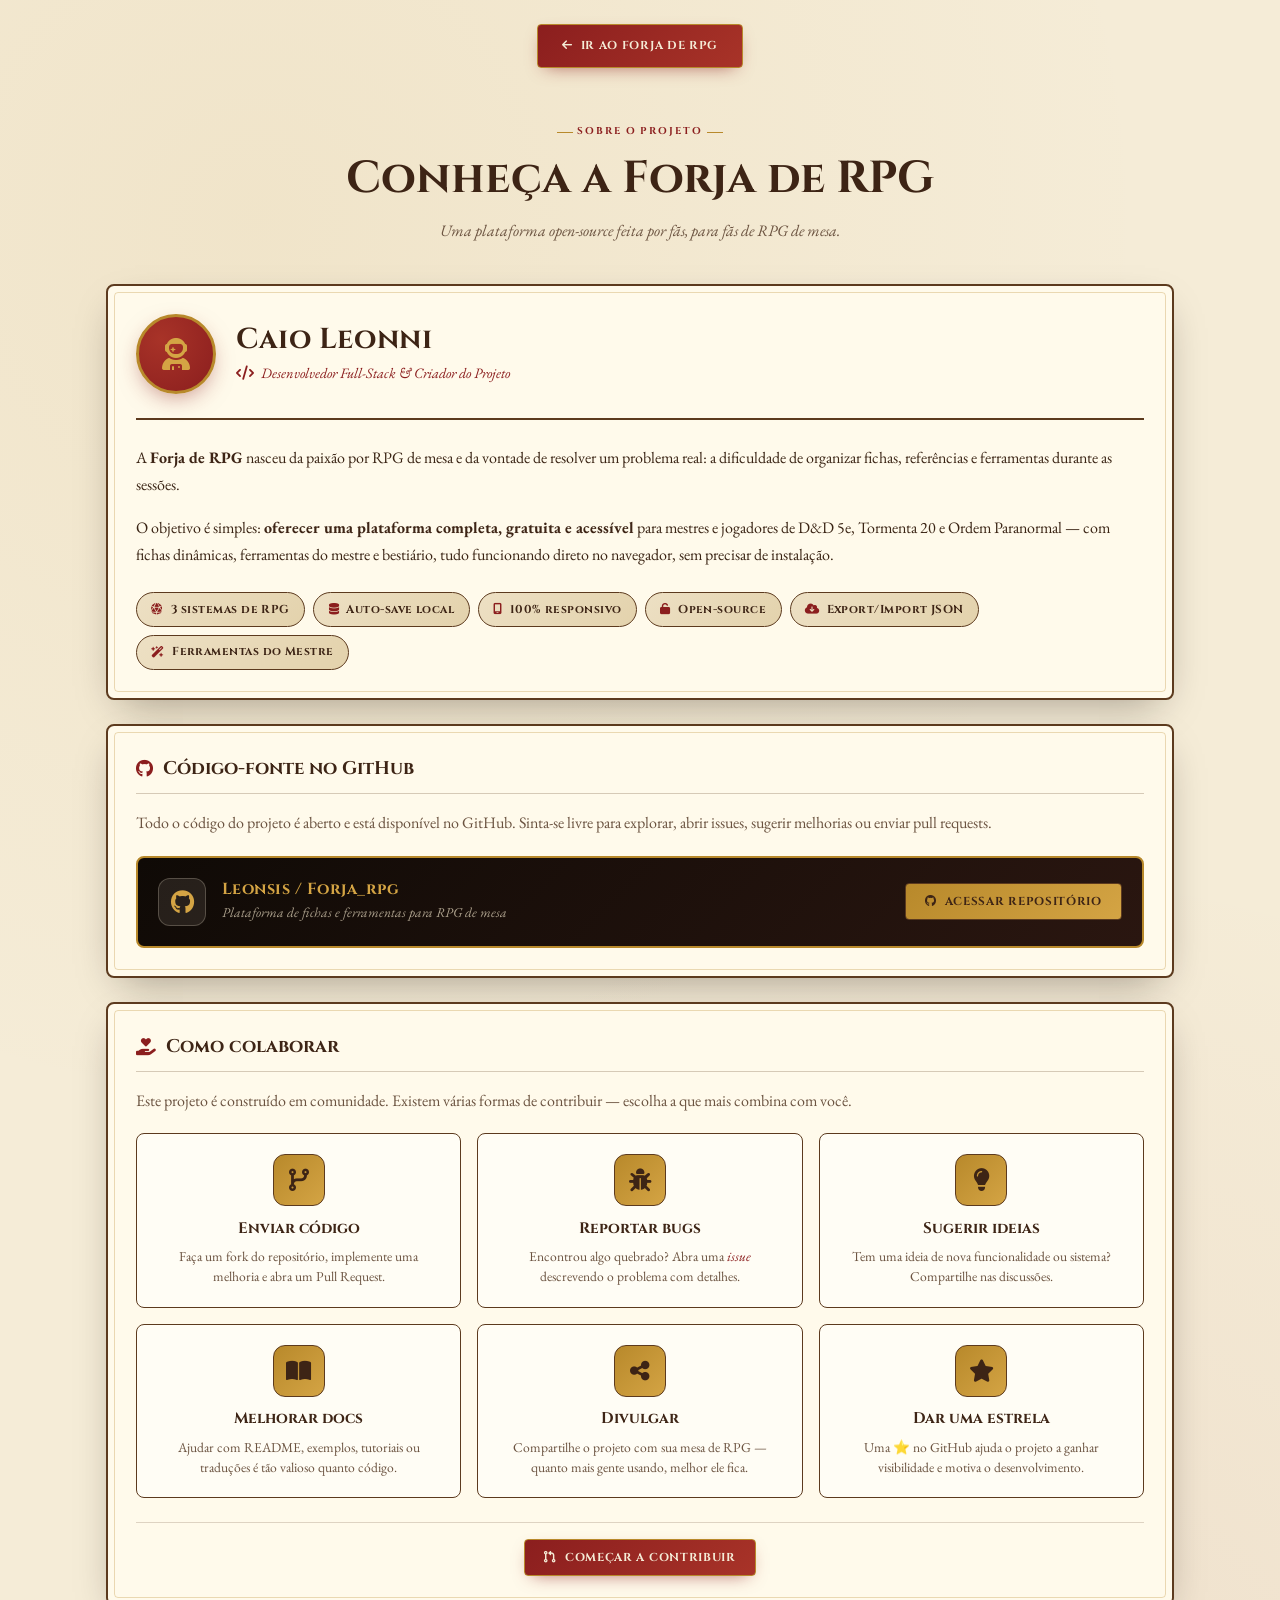
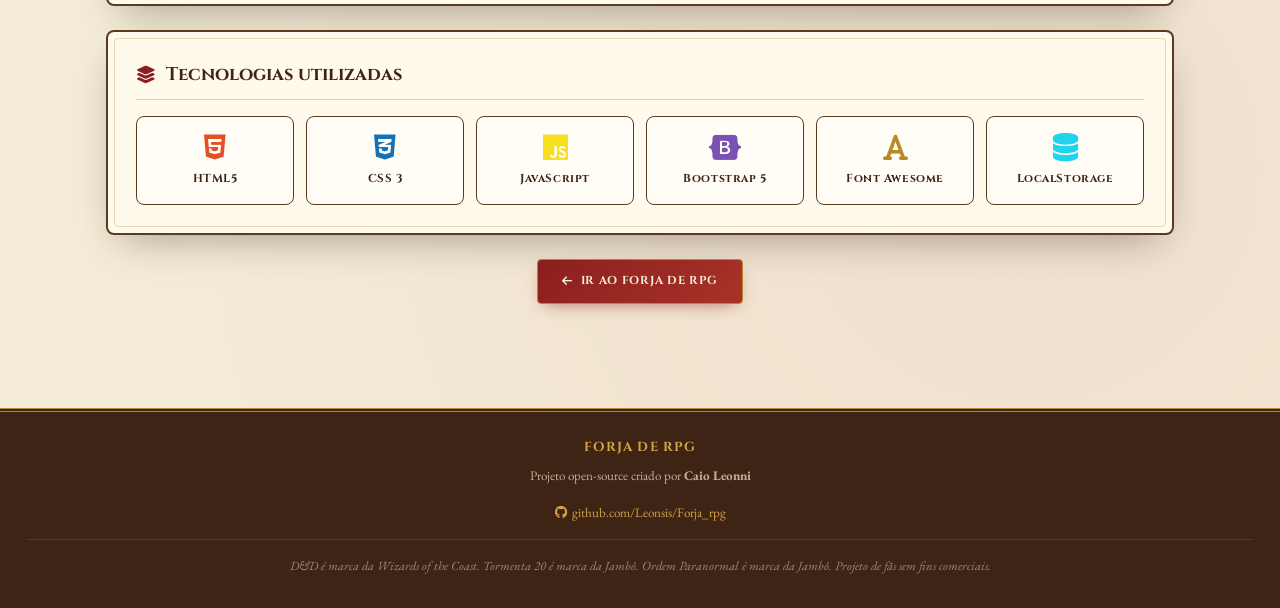
<file: index.html>
<!DOCTYPE html>
<html lang="pt-BR">
<head>
  <meta charset="UTF-8">
  <meta name="viewport" content="width=device-width, initial-scale=1">
  <title>Forja de RPG — Sobre o Projeto</title>
  <meta name="description" content="Conheça a Forja de RPG: projeto open-source criado por Caio Leonni. Fichas digitais para D&D 5e, Tormenta 20 e Ordem Paranormal.">
  <meta name="author" content="Caio Leonni">

  <!-- Fonts -->
  <link rel="preconnect" href="https://fonts.googleapis.com">
  <link rel="preconnect" href="https://fonts.gstatic.com" crossorigin>
  <link href="https://fonts.googleapis.com/css2?family=Cinzel:wght@500;600;700;800&family=EB+Garamond:ital,wght@0,400;0,500;0,600;1,400&family=Inter:wght@400;500;600;700&display=swap" rel="stylesheet">
  <link rel="icon" type="image/svg+xml" href="data:image/svg+xml,%3Csvg xmlns='http://www.w3.org/2000/svg' viewBox='0 0 640 640'%3E%3Cpath fill='hsl(40,62%25,45%25)' d='M205.4 66.3C167 56 127.5 78.8 117.3 117.2L66.5 306.7C56.2 345.1 79 384.6 117.4 394.9L306.9 445.7C345.3 456 384.8 433.2 395.1 394.8L445.9 205.3C456.2 166.9 433.4 127.4 395 117.1L205.4 66.3zM228.4 272C222.3 262.1 222.1 249.6 227.8 239.5C233.5 229.4 244.3 223.2 256 223.3C267.6 223.4 278.2 229.8 283.8 240C289.9 249.9 290.1 262.4 284.4 272.5C278.7 282.6 267.9 288.8 256.2 288.7C244.6 288.6 234 282.2 228.4 272zM143.2 284.3C153.1 278.2 165.6 278 175.7 283.7C185.8 289.4 192 300.2 191.9 311.9C191.8 323.5 185.4 334.1 175.2 339.7C165.3 345.8 152.8 346 142.7 340.3C132.6 334.6 126.4 323.8 126.5 312.1C126.6 300.5 133 289.9 143.2 284.3zM328.2 380.7C318.3 386.8 305.8 387 295.7 381.3C285.6 375.6 279.4 364.8 279.5 353.1C279.6 341.5 286 330.9 296.2 325.3C306.1 319.2 318.6 319 328.7 324.7C338.8 330.4 345 341.2 344.9 352.9C344.8 364.5 338.4 375.1 328.2 380.7zM337.2 172.3C347.1 166.2 359.6 166 369.7 171.7C379.8 177.4 386 188.2 385.9 199.9C385.8 211.5 379.4 222.1 369.2 227.7C359.3 233.8 346.8 234 336.7 228.3C326.6 222.6 320.4 211.8 320.5 200.1C320.6 188.5 327 177.9 337.2 172.3zM216.2 186.7C206.3 192.8 193.8 193 183.7 187.3C173.6 181.6 167.4 170.8 167.5 159.1C167.6 147.5 174 136.9 184.2 131.3C194.1 125.2 206.6 125 216.7 130.7C226.8 136.4 233 147.2 232.9 158.9C232.8 170.5 226.4 181.1 216.2 186.7zM482 256L441.4 407.2C424.2 471.2 358.4 509.2 294.4 492.1L256.1 481.8L256.1 512C256.1 547.3 284.8 576 320.1 576L512.1 576C547.4 576 576.1 547.3 576.1 512L576.1 320C576.1 284.7 547.4 256 512.1 256L482 256z'/%3E%3C/svg%3E">
  <!-- Bootstrap + Icons -->
  <link href="https://cdn.jsdelivr.net/npm/bootstrap@5.3.0/dist/css/bootstrap.min.css" rel="stylesheet">
  <link rel="stylesheet" href="https://cdnjs.cloudflare.com/ajax/libs/font-awesome/6.5.0/css/all.min.css">

  <!-- CSS principal do projeto -->
  <link rel="stylesheet" href="src/main.css">
</head>
<body>
    <div class="text-center mt-4 mb-5 reveal">
        <a href="home.html" class="back-to-system">
            <i class="fas fa-arrow-left"></i>Ir ao Forja de RPG
        </a>
    </div>
  <!-- ============================================================
       CABEÇALHO
  ============================================================ -->
  <div class="home-header">
    <span class="section-label">Sobre o Projeto</span>
    <h1>Conheça a Forja de RPG</h1>
    <p>Uma plataforma open-source feita por fãs, para fãs de RPG de mesa.</p>
  </div>

  <!-- ============================================================
       CONTEÚDO PRINCIPAL
  ============================================================ -->
  <section>
    <div class="container" style="max-width: 1100px;">

      <!-- ============================================================
           CARD DO DESENVOLVEDOR
      ============================================================ -->
      <div class="about-card reveal">
        <div class="about-header">
          <div class="about-avatar">
            <i class="fas fa-user-astronaut"></i>
          </div>
          <div>
            <h2 class="about-name">Caio Leonni</h2>
            <p class="about-role">
              <i class="fas fa-code me-1"></i> Desenvolvedor Full-Stack & Criador do Projeto
            </p>
          </div>
        </div>

        <div class="about-body">
          <p>
            A <strong>Forja de RPG</strong> nasceu da paixão por RPG de mesa e da vontade de resolver um problema real:
            a dificuldade de organizar fichas, referências e ferramentas durante as sessões.
          </p>
          <p>
            O objetivo é simples: <strong>oferecer uma plataforma completa, gratuita e acessível</strong> para
            mestres e jogadores de D&D 5e, Tormenta 20 e Ordem Paranormal — com fichas dinâmicas, ferramentas
            do mestre e bestiário, tudo funcionando direto no navegador, sem precisar de instalação.
          </p>

          <div class="about-features">
            <div class="feature-pill"><i class="fas fa-dice-d20"></i>3 sistemas de RPG</div>
            <div class="feature-pill"><i class="fas fa-database"></i>Auto-save local</div>
            <div class="feature-pill"><i class="fas fa-mobile-screen"></i>100% responsivo</div>
            <div class="feature-pill"><i class="fas fa-unlock"></i>Open-source</div>
            <div class="feature-pill"><i class="fas fa-cloud-arrow-down"></i>Export/Import JSON</div>
            <div class="feature-pill"><i class="fas fa-wand-magic-sparkles"></i>Ferramentas do Mestre</div>
          </div>
        </div>
      </div>

      <!-- ============================================================
           CARD DO GITHUB
      ============================================================ -->
      <div class="about-card reveal">
        <div class="about-card-title">
          <i class="fab fa-github"></i>
          Código-fonte no GitHub
        </div>
        <p style="color:var(--texto-suave); margin-bottom: 1.25rem; position: relative; z-index: 2;">
          Todo o código do projeto é aberto e está disponível no GitHub. Sinta-se livre para explorar,
          abrir issues, sugerir melhorias ou enviar pull requests.
        </p>

        <div class="github-repo-box">
          <div class="github-repo-info">
            <div class="github-icon"><i class="fab fa-github"></i></div>
            <div>
              <h4>Leonsis / Forja_rpg</h4>
              <p>Plataforma de fichas e ferramentas para RPG de mesa</p>
            </div>
          </div>
          <a href="https://github.com/Leonsis/Forja_rpg" target="_blank" rel="noopener" class="btn btn-dourado">
            <i class="fab fa-github me-2"></i>Acessar Repositório
          </a>
        </div>
      </div>

      <!-- ============================================================
           CARD DE COLABORAÇÃO
      ============================================================ -->
      <div class="about-card reveal">
        <div class="about-card-title">
          <i class="fas fa-hand-holding-heart"></i>
          Como colaborar
        </div>
        <p style="color:var(--texto-suave); margin-bottom: 1.25rem; position: relative; z-index: 2;">
          Este projeto é construído em comunidade. Existem várias formas de contribuir — escolha a que
          mais combina com você.
        </p>

        <div class="contrib-grid">
          <div class="contrib-item">
            <div class="contrib-icon"><i class="fas fa-code-branch"></i></div>
            <h5>Enviar código</h5>
            <p>Faça um fork do repositório, implemente uma melhoria e abra um Pull Request.</p>
          </div>

          <div class="contrib-item">
            <div class="contrib-icon"><i class="fas fa-bug"></i></div>
            <h5>Reportar bugs</h5>
            <p>Encontrou algo quebrado? Abra uma <em>issue</em> descrevendo o problema com detalhes.</p>
          </div>

          <div class="contrib-item">
            <div class="contrib-icon"><i class="fas fa-lightbulb"></i></div>
            <h5>Sugerir ideias</h5>
            <p>Tem uma ideia de nova funcionalidade ou sistema? Compartilhe nas discussões.</p>
          </div>

          <div class="contrib-item">
            <div class="contrib-icon"><i class="fas fa-book-open"></i></div>
            <h5>Melhorar docs</h5>
            <p>Ajudar com README, exemplos, tutoriais ou traduções é tão valioso quanto código.</p>
          </div>

          <div class="contrib-item">
            <div class="contrib-icon"><i class="fas fa-share-nodes"></i></div>
            <h5>Divulgar</h5>
            <p>Compartilhe o projeto com sua mesa de RPG — quanto mais gente usando, melhor ele fica.</p>
          </div>

          <div class="contrib-item">
            <div class="contrib-icon"><i class="fas fa-star"></i></div>
            <h5>Dar uma estrela</h5>
            <p>Uma ⭐ no GitHub ajuda o projeto a ganhar visibilidade e motiva o desenvolvimento.</p>
          </div>
        </div>

        <div class="contrib-cta">
          <a href="https://github.com/Leonsis/Forja_rpg" target="_blank" rel="noopener" class="btn btn-vermelho">
            <i class="fas fa-code-pull-request me-2"></i>Começar a contribuir
          </a>
        </div>
      </div>

      <!-- ============================================================
           CARD DE TECNOLOGIAS
      ============================================================ -->
      <div class="about-card reveal">
        <div class="about-card-title">
          <i class="fas fa-layer-group"></i>
          Tecnologias utilizadas
        </div>
        <div class="tech-grid">
          <div class="tech-item"><i class="fab fa-html5" style="color:#e34f26"></i><span>HTML5</span></div>
          <div class="tech-item"><i class="fab fa-css3-alt" style="color:#1572b6"></i><span>CSS 3</span></div>
          <div class="tech-item"><i class="fab fa-js" style="color:#f7df1e"></i><span>JavaScript</span></div>
          <div class="tech-item"><i class="fab fa-bootstrap" style="color:#7952b3"></i><span>Bootstrap 5</span></div>
          <div class="tech-item"><i class="fas fa-font" style="color:#b8892b"></i><span>Font Awesome</span></div>
          <div class="tech-item"><i class="fas fa-database" style="color:#22d3ee"></i><span>LocalStorage</span></div>
        </div>
      </div>

      <div class="text-center mt-4 mb-5 reveal">
        <a href="home.html" class="back-to-system">
          <i class="fas fa-arrow-left"></i>Ir ao Forja de RPG
        </a>
      </div>

    </div>
  </section>

  <!-- ============================================================
       FOOTER
  ============================================================ -->
  <footer>
    <div class="container text-center">
      <h5>Forja de RPG</h5>
      <p>Projeto open-source criado por <strong>Caio Leonni</strong></p>
      <p>
        <a href="https://github.com/Leonsis/Forja_rpg" target="_blank" rel="noopener" style="color:var(--dourado-2);">
          <i class="fab fa-github me-1"></i>github.com/Leonsis/Forja_rpg
        </a>
      </p>
      <p style="margin-top:1rem; padding-top:1rem; border-top:1px solid rgba(184,137,43,0.25); font-size:0.78rem; font-style:italic; color:rgba(237,224,196,0.55);">
        D&D é marca da Wizards of the Coast. Tormenta 20 é marca da Jambô. Ordem Paranormal é marca da Jambô. Projeto de fãs sem fins comerciais.
      </p>
    </div>
  </footer>

  <!-- ============================================================
       SCRIPTS
  ============================================================ -->
  <script src="https://cdn.jsdelivr.net/npm/bootstrap@5.3.0/dist/js/bootstrap.bundle.min.js"></script>

  <script>
    /* Animação reveal — fade + slide-up conforme o scroll */
    document.addEventListener('DOMContentLoaded', () => {
      const elements = document.querySelectorAll('.reveal');
      if (!elements.length) return;

      if (!('IntersectionObserver' in window)) {
        elements.forEach(el => el.classList.add('visible'));
        return;
      }

      const io = new IntersectionObserver((entries) => {
        entries.forEach(entry => {
          if (entry.isIntersecting) {
            entry.target.classList.add('visible');
            io.unobserve(entry.target);
          }
        });
      }, { threshold: 0.1 });

      elements.forEach(el => io.observe(el));
    });
  </script>

</body>
</html>
</file>
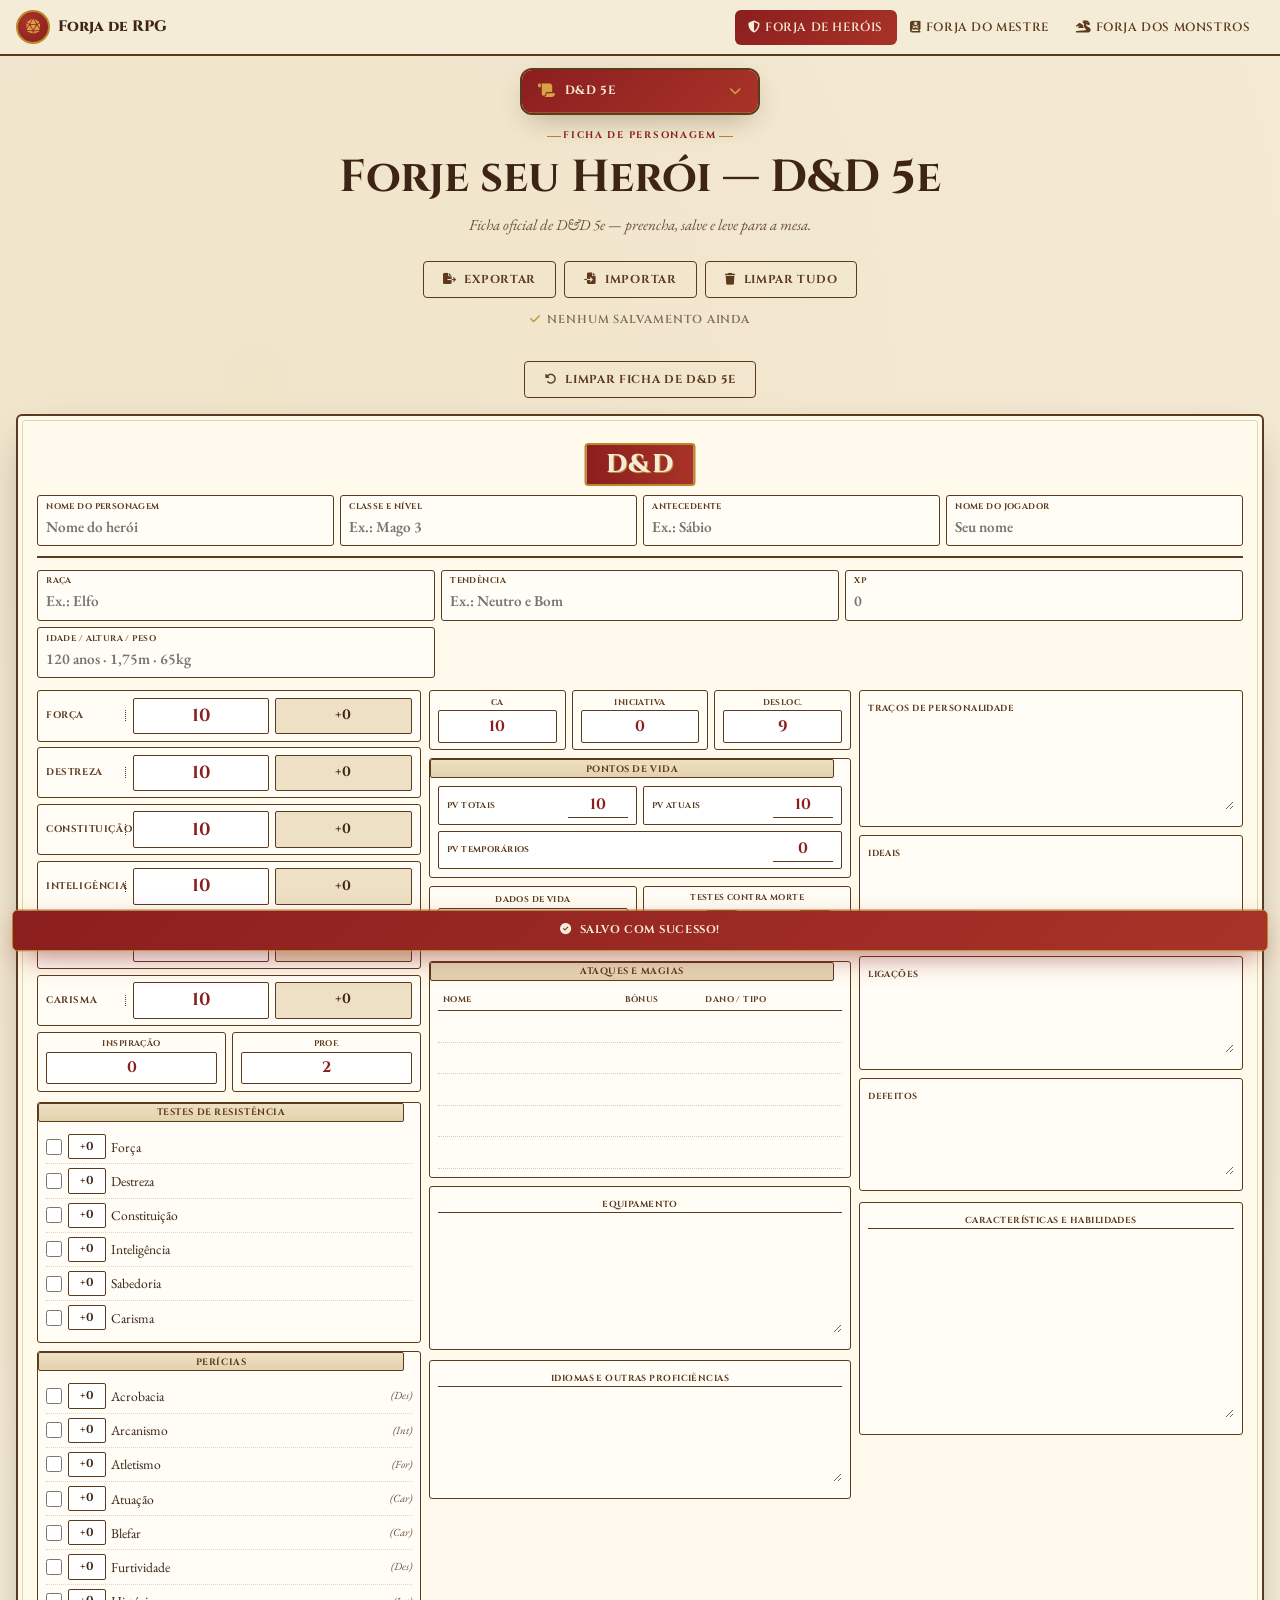
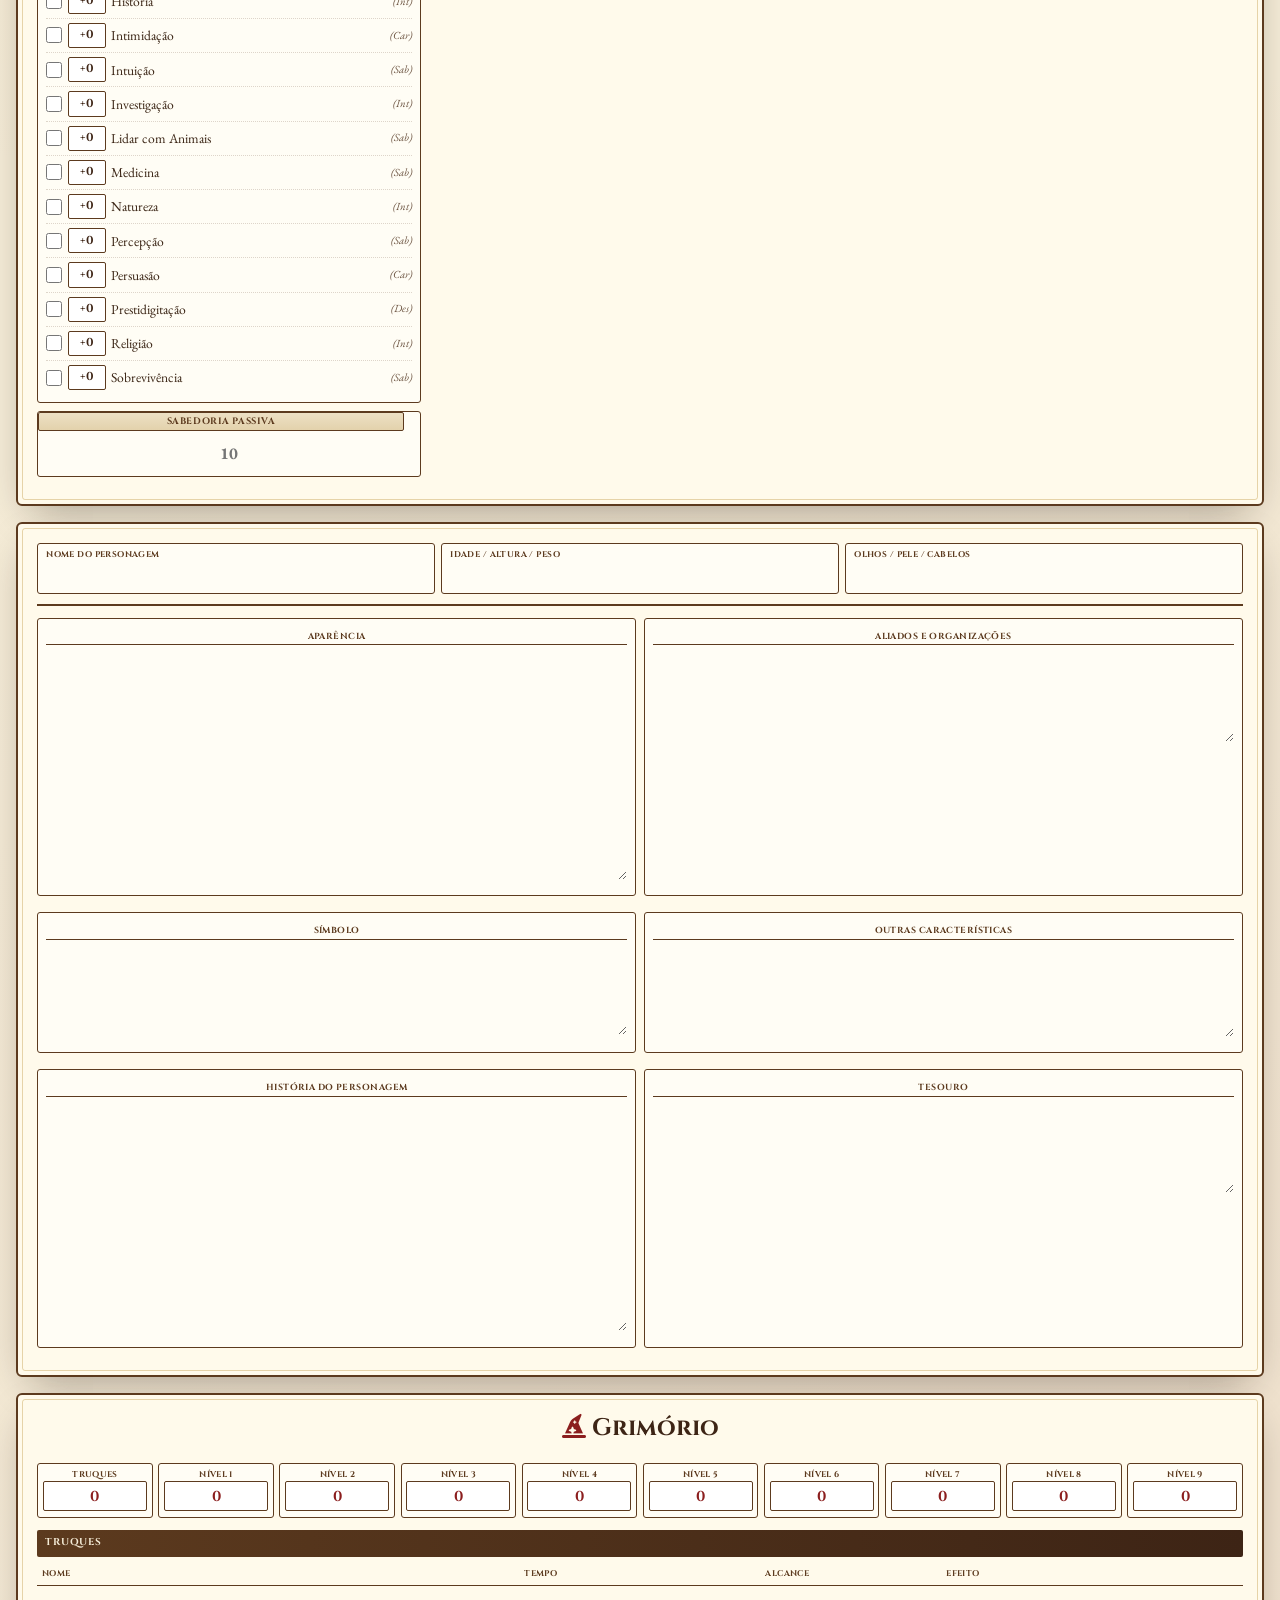
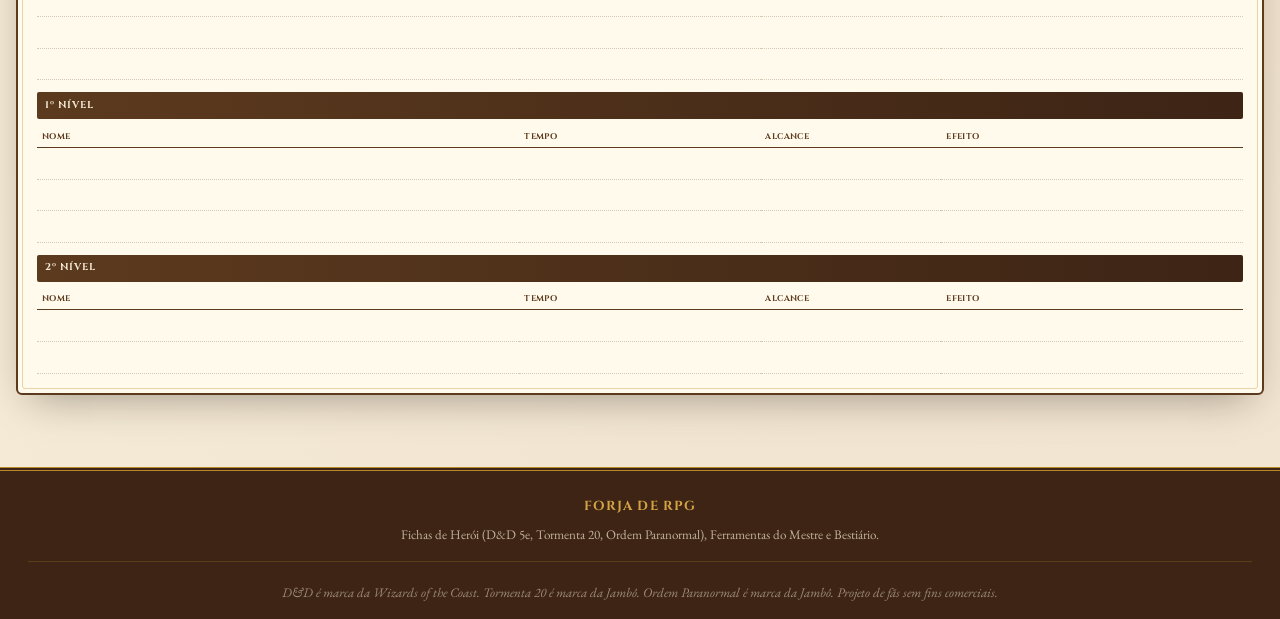
<file: home.html>
<!DOCTYPE html>
<html lang="pt-BR">
<head>
  <meta charset="UTF-8">
  <meta name="viewport" content="width=device-width, initial-scale=1">
  <title>Forja de RPG — Heróis, Mestre e Monstros</title>
  <meta name="description" content="Plataforma completa de RPG: D&D 5e, Tormenta 20, Ordem Paranormal, ferramentas do mestre e bestiário.">
  <link rel="icon" type="image/svg+xml" href="data:image/svg+xml,%3Csvg xmlns='http://www.w3.org/2000/svg' viewBox='0 0 640 640'%3E%3Cpath fill='hsl(40,62%25,45%25)' d='M205.4 66.3C167 56 127.5 78.8 117.3 117.2L66.5 306.7C56.2 345.1 79 384.6 117.4 394.9L306.9 445.7C345.3 456 384.8 433.2 395.1 394.8L445.9 205.3C456.2 166.9 433.4 127.4 395 117.1L205.4 66.3zM228.4 272C222.3 262.1 222.1 249.6 227.8 239.5C233.5 229.4 244.3 223.2 256 223.3C267.6 223.4 278.2 229.8 283.8 240C289.9 249.9 290.1 262.4 284.4 272.5C278.7 282.6 267.9 288.8 256.2 288.7C244.6 288.6 234 282.2 228.4 272zM143.2 284.3C153.1 278.2 165.6 278 175.7 283.7C185.8 289.4 192 300.2 191.9 311.9C191.8 323.5 185.4 334.1 175.2 339.7C165.3 345.8 152.8 346 142.7 340.3C132.6 334.6 126.4 323.8 126.5 312.1C126.6 300.5 133 289.9 143.2 284.3zM328.2 380.7C318.3 386.8 305.8 387 295.7 381.3C285.6 375.6 279.4 364.8 279.5 353.1C279.6 341.5 286 330.9 296.2 325.3C306.1 319.2 318.6 319 328.7 324.7C338.8 330.4 345 341.2 344.9 352.9C344.8 364.5 338.4 375.1 328.2 380.7zM337.2 172.3C347.1 166.2 359.6 166 369.7 171.7C379.8 177.4 386 188.2 385.9 199.9C385.8 211.5 379.4 222.1 369.2 227.7C359.3 233.8 346.8 234 336.7 228.3C326.6 222.6 320.4 211.8 320.5 200.1C320.6 188.5 327 177.9 337.2 172.3zM216.2 186.7C206.3 192.8 193.8 193 183.7 187.3C173.6 181.6 167.4 170.8 167.5 159.1C167.6 147.5 174 136.9 184.2 131.3C194.1 125.2 206.6 125 216.7 130.7C226.8 136.4 233 147.2 232.9 158.9C232.8 170.5 226.4 181.1 216.2 186.7zM482 256L441.4 407.2C424.2 471.2 358.4 509.2 294.4 492.1L256.1 481.8L256.1 512C256.1 547.3 284.8 576 320.1 576L512.1 576C547.4 576 576.1 547.3 576.1 512L576.1 320C576.1 284.7 547.4 256 512.1 256L482 256z'/%3E%3C/svg%3E">
  <!-- Fonts -->
  <link rel="preconnect" href="https://fonts.googleapis.com">
  <link rel="preconnect" href="https://fonts.gstatic.com" crossorigin>
  <link href="https://fonts.googleapis.com/css2?family=Cinzel:wght@500;600;700;800&family=EB+Garamond:ital,wght@0,400;0,500;0,600;1,400&family=Inter:wght@400;500;600;700&display=swap" rel="stylesheet">

  <!-- Bootstrap + Icons -->
  <link href="https://cdn.jsdelivr.net/npm/bootstrap@5.3.0/dist/css/bootstrap.min.css" rel="stylesheet">
  <link rel="stylesheet" href="https://cdnjs.cloudflare.com/ajax/libs/font-awesome/6.5.0/css/all.min.css">

  <!-- CSS -->
  <link rel="stylesheet" href="src/main.css">
  <script src="src/main.js" defer></script>
</head>
<body>
  <nav class="navbar navbar-expand-lg fixed-top" id="mainNav">
 
  </nav>

  <!-- ============================================================
       ÁREA 1 — FORJA DE HERÓIS
  ============================================================ -->
  <div id="area-herois" class="area-panel active">
    <!-- Cabeçalho da página -->
    <div class="page-header" id="ficha">
      <span class="section-label">Ficha de Personagem</span>
      <h1 id="pageTitle">Forje seu Herói</h1>
      <p id="pageSubtitle" style="color:var(--texto-suave); font-style:italic; max-width:620px; margin:0.5rem auto 0; font-size:0.95rem;">
        Preencha, salve e leve para a mesa. Auto-save ativado.
      </p>
      <div class="d-flex flex-wrap gap-2 justify-content-center mt-4">
        <button class="btn btn-outline-marrom" onclick="exportSheet()"><i class="fas fa-file-export me-2"></i>Exportar</button>
        <button class="btn btn-outline-marrom" onclick="document.getElementById('importFile').click()"><i class="fas fa-file-import me-2"></i>Importar</button>
        <input type="file" id="importFile" accept=".json" style="display:none" onchange="importSheet(this)">
        <button class="btn btn-outline-marrom" onclick="clearAllSystems()"><i class="fas fa-trash me-2"></i>Limpar Tudo</button>
      </div>
      <p id="saveIndicator" class="save-indicator">Nenhum salvamento ainda</p>
    </div>

    <!-- Seletor de sistema (acordeão) -->
    <div class="system-selector" id="systemSelector" role="tablist" aria-label="Escolher sistema de RPG">
      <button type="button" class="system-toggle" onclick="toggleSystemMenu(event)" aria-expanded="false" aria-controls="systemOptions">
        <i class="fas fa-scroll"></i>
        <span id="currentSystemLabel">D&D 5e</span>
        <i class="fas fa-chevron-down system-chevron"></i>
      </button>
      <div class="system-options" id="systemOptions">
        <button type="button" class="active" data-system="dnd5e" role="tab" aria-selected="true">
          <i class="fas fa-dice-d20"></i>D&D 5e
        </button>
        <button type="button" data-system="t20" role="tab" aria-selected="false">
          <i class="fas fa-dragon"></i>Tormenta 20
        </button>
        <button type="button" data-system="oprpg" role="tab" aria-selected="false">
          <i class="fas fa-eye"></i>Ordem Paranormal
        </button>
      </div>
    </div>

    <div id="fichas">

    </div>    
  </div><!-- /area-herois -->

  <!-- ============================================================
       ÁREA 2 — FORJA DO MESTRE
  ============================================================ -->
  <div id="area-mestre" class="area-panel">
    <div class="page-header">
      <span class="section-label">Ferramentas do Mestre</span>
      <h1>Forja do Mestre</h1>
      <p style="color:var(--texto-suave); font-style:italic; max-width:640px; margin:0.5rem auto 0; font-size:0.95rem;">
        Rolagem de dados, rastreador de iniciativa, gerador de NPCs e tabelas de referência.
      </p>
    </div>

    <section style="padding-top: 1rem;">
      <div class="container">
        <div class="mestre-tabs">
          <button class="active" data-tab="dados"><i class="fas fa-dice"></i>Rolagem de Dados</button>
          <button data-tab="iniciativa"><i class="fas fa-swords"></i>Iniciativa</button>
          <button data-tab="npc"><i class="fas fa-user-shield"></i>Gerador de NPC</button>
          <button data-tab="tabelas"><i class="fas fa-scroll"></i>Tabelas Rápidas</button>
        </div>

        <!-- Aba: Dados -->
        <div class="mestre-panel active" data-panel="dados">
          <div class="row g-4">
            <div class="col-lg-7">
              <div class="gm-card">
                <div class="gm-card-title"><i class="fas fa-dice-d20"></i>Escolha o dado</div>
                <div class="dice-grid">
                  <button class="die-btn" onclick="rollDice(4)"><i class="fas fa-dice-d20"></i>d4</button>
                  <button class="die-btn" onclick="rollDice(6)"><i class="fas fa-dice-d20"></i>d6</button>
                  <button class="die-btn" onclick="rollDice(8)"><i class="fas fa-dice-d20"></i>d8</button>
                  <button class="die-btn" onclick="rollDice(10)"><i class="fas fa-dice-d20"></i>d10</button>
                  <button class="die-btn" onclick="rollDice(12)"><i class="fas fa-dice-d20"></i>d12</button>
                  <button class="die-btn" onclick="rollDice(20)"><i class="fas fa-dice-d20"></i>d20</button>
                  <button class="die-btn" onclick="rollDice(100)"><i class="fas fa-percent"></i>d100</button>
                </div>
                <div style="display:grid; grid-template-columns:1fr 1fr 1fr; gap:0.5rem; margin-top:0.75rem;">
                  <div class="monster-field"><label>Qtd</label><input type="number" id="diceQty" value="1" min="1" max="20"></div>
                  <div class="monster-field"><label>Mod</label><input type="number" id="diceMod" value="0" min="-20" max="20"></div>
                  <div class="monster-field"><label>Dado</label><input type="number" id="diceSide" value="20" min="2" max="100"></div>
                </div>
                <div class="d-flex gap-2 mt-3 flex-wrap">
                  <button class="btn btn-vermelho flex-fill" onclick="rollCustom()"><i class="fas fa-dice me-2"></i>Rolar</button>
                  <button class="btn btn-outline-marrom flex-fill" onclick="clearDiceHistory()"><i class="fas fa-trash me-2"></i>Limpar</button>
                </div>
              </div>
            </div>
            <div class="col-lg-5">
              <div class="gm-card">
                <div class="gm-card-title"><i class="fas fa-scroll"></i>Resultado</div>
                <div class="dice-result">
                  <span class="result-value" id="diceResultValue">—</span>
                  <span class="result-label" id="diceResultLabel">Aguardando rolagem</span>
                </div>
                <ul class="dice-history" id="diceHistory">
                  <li style="justify-content:center; opacity:0.6;"><em>Nenhuma rolagem ainda</em></li>
                </ul>
              </div>
            </div>
          </div>
        </div>

        <!-- Aba: Iniciativa -->
        <div class="mestre-panel" data-panel="iniciativa">
          <div class="gm-card">
            <div class="gm-card-title"><i class="fas fa-swords"></i>Rastreador de Iniciativa</div>
            <div class="row g-2 mb-3">
              <div class="col-md-7"><div class="monster-field"><label>Nome</label><input type="text" id="initName" placeholder="Ex.: Goblin Arqueiro"></div></div>
              <div class="col-md-3"><div class="monster-field"><label>Iniciativa</label><input type="number" id="initValue" placeholder="Auto"></div></div>
              <div class="col-md-2 d-flex align-items-end"><button class="btn btn-vermelho w-100" onclick="addInitiative()"><i class="fas fa-plus me-1"></i>Adicionar</button></div>
            </div>
            <div class="d-flex gap-2 flex-wrap mb-3">
              <button class="btn btn-dourado" onclick="rollInitiativeAll()"><i class="fas fa-dice-d20 me-2"></i>Rolar d20</button>
              <button class="btn btn-outline-marrom" onclick="nextTurn()"><i class="fas fa-forward me-2"></i>Próximo</button>
              <button class="btn btn-outline-marrom" onclick="clearInitiative()"><i class="fas fa-trash me-2"></i>Limpar</button>
            </div>
            <ul class="init-list" id="initiativeList">
              <li style="text-align:center; padding:1rem; color:var(--texto-suave); font-style:italic;">Nenhum combatente ainda</li>
            </ul>
          </div>
        </div>

        <!-- Aba: NPC -->
        <div class="mestre-panel" data-panel="npc">
          <div class="gm-card">
            <div class="gm-card-title"><i class="fas fa-user-shield"></i>Gerador Rápido de NPC</div>
            <div class="row g-2 mb-3">
              <div class="col-md-3">
                <div class="monster-field"><label>Raça</label>
                  <select id="npcRaca">
                    <option>Aleatório</option><option>Humano</option><option>Elfo</option><option>Anão</option>
                    <option>Halfling</option><option>Meio-Elfo</option><option>Meio-Orc</option>
                    <option>Tiefling</option><option>Draconato</option><option>Gnomo</option>
                  </select>
                </div>
              </div>
              <div class="col-md-3">
                <div class="monster-field"><label>Ocupação</label>
                  <select id="npcOcupacao">
                    <option>Aleatório</option><option>Tavernheiro</option><option>Ferreiro</option><option>Mercador</option>
                    <option>Guarda</option><option>Nobre</option><option>Camponês</option><option>Sacerdote</option>
                    <option>Ladrão</option><option>Mago</option><option>Bardo</option>
                  </select>
                </div>
              </div>
              <div class="col-md-3">
                <div class="monster-field"><label>Tom</label>
                  <select id="npcTom">
                    <option>Aleatório</option><option>Amigável</option><option>Neutro</option>
                    <option>Desconfiado</option><option>Hostil</option><option>Excêntrico</option>
                  </select>
                </div>
              </div>
              <div class="col-md-3 d-flex align-items-end">
                <button class="btn btn-vermelho w-100" onclick="generateNPC()">
                  <i class="fas fa-wand-magic-sparkles me-1"></i>Gerar
                </button>
              </div>
            </div>
            <div id="npcResult" style="display:none;">
              <div style="background:#fffdf5; border:1.5px solid var(--marrom); border-radius:4px; padding:1.25rem;">
                <h3 style="margin-bottom:0.5rem; color:var(--vermelho);" id="npcNome">—</h3>
                <p style="margin-bottom:0.5rem; font-size:0.9rem;"><strong style="color:var(--marrom);">Raça:</strong> <span id="npcRacaResult">—</span></p>
                <p style="margin-bottom:0.5rem; font-size:0.9rem;"><strong style="color:var(--marrom);">Ocupação:</strong> <span id="npcOcupacaoResult">—</span></p>
                <p style="margin-bottom:0.5rem; font-size:0.9rem;"><strong style="color:var(--marrom);">Tom:</strong> <span id="npcTomResult">—</span></p>
                <p style="margin-bottom:0.5rem; font-size:0.9rem;"><strong style="color:var(--marrom);">Aparência:</strong> <span id="npcAparencia">—</span></p>
                <p style="margin-bottom:0.5rem; font-size:0.9rem;"><strong style="color:var(--marrom);">Traço:</strong> <span id="npcTraco">—</span></p>
                <p style="margin:0; font-size:0.9rem;"><strong style="color:var(--marrom);">Gancho:</strong> <span id="npcGancho">—</span></p>
              </div>
            </div>
          </div>
        </div>

        <!-- Aba: Tabelas -->
        <div class="mestre-panel" data-panel="tabelas">
          <div class="row g-4">
            <div class="col-lg-6">
              <div class="gm-card">
                <div class="gm-card-title"><i class="fas fa-coins"></i>Tesouro Aleatório (d100)</div>
                <table class="ref-table">
                  <thead><tr><th>d100</th><th>Resultado</th></tr></thead>
                  <tbody>
                    <tr><td><strong>01-15</strong></td><td>Nada além de poeira</td></tr>
                    <tr><td><strong>16-30</strong></td><td>2d6 moedas de cobre</td></tr>
                    <tr><td><strong>31-45</strong></td><td>3d6 moedas de prata</td></tr>
                    <tr><td><strong>46-60</strong></td><td>2d10 moedas de ouro</td></tr>
                    <tr><td><strong>61-70</strong></td><td>1d4 gemas de 10 PO</td></tr>
                    <tr><td><strong>71-80</strong></td><td>Poção de Cura</td></tr>
                    <tr><td><strong>81-88</strong></td><td>Item mágico incomum</td></tr>
                    <tr><td><strong>89-95</strong></td><td>Arma +1</td></tr>
                    <tr><td><strong>96-99</strong></td><td>Item mágico raro</td></tr>
                    <tr><td><strong>100</strong></td><td>Item lendário + 500 PO</td></tr>
                  </tbody>
                </table>
                <button class="btn btn-dourado w-100 mt-3" onclick="rollTreasure()"><i class="fas fa-dice me-2"></i>Rolar Tesouro</button>
                <div id="treasureResult" style="display:none; margin-top:1rem; padding:1rem; background:var(--preto); color:var(--dourado-2); border:2px solid var(--dourado); border-radius:4px; text-align:center; font-family:'Cinzel',serif;">
                  <small style="display:block; font-size:0.6rem; letter-spacing:0.15em; text-transform:uppercase; margin-bottom:0.3rem; color:var(--pergaminho-2);">Resultado</small>
                  <strong id="treasureText" style="font-size:1.1rem;"></strong>
                </div>
              </div>
            </div>
            <div class="col-lg-6">
              <div class="gm-card">
                <div class="gm-card-title"><i class="fas fa-dungeon"></i>Encontros por Ambiente</div>
                <table class="ref-table">
                  <thead><tr><th>Ambiente</th><th>Exemplos</th></tr></thead>
                  <tbody>
                    <tr><td><strong>Floresta</strong></td><td>Lobos, goblins, aranhas gigantes</td></tr>
                    <tr><td><strong>Caverna</strong></td><td>Kobolds, morcegos, slime, troll</td></tr>
                    <tr><td><strong>Ruínas</strong></td><td>Esqueletos, zumbis, gárgulas, fantasma</td></tr>
                    <tr><td><strong>Cidade</strong></td><td>Ladrões, cultistas, guardas corrompidos</td></tr>
                    <tr><td><strong>Pântano</strong></td><td>Will-o'-wisp, bruxa, crocodilos</td></tr>
                    <tr><td><strong>Montanha</strong></td><td>Yeti, harpias, griffon, gigante</td></tr>
                    <tr><td><strong>Deserto</strong></td><td>Múmias, escorpiões gigantes, djinn</td></tr>
                    <tr><td><strong>Subterrâneo</strong></td><td>Drows, mind flayers, beholder</td></tr>
                  </tbody>
                </table>
              </div>
              <div class="gm-card">
                <div class="gm-card-title"><i class="fas fa-heart-pulse"></i>Dificuldade de Encontro (D&D 5e)</div>
                <table class="ref-table">
                  <thead><tr><th>Nível</th><th>Fácil</th><th>Médio</th><th>Difícil</th></tr></thead>
                  <tbody>
                    <tr><td>1º</td><td>25</td><td>50</td><td>75</td></tr>
                    <tr><td>2º</td><td>50</td><td>100</td><td>150</td></tr>
                    <tr><td>3º</td><td>75</td><td>150</td><td>225</td></tr>
                    <tr><td>4º</td><td>125</td><td>250</td><td>375</td></tr>
                    <tr><td>5º</td><td>250</td><td>500</td><td>750</td></tr>
                    <tr><td>6º</td><td>300</td><td>600</td><td>900</td></tr>
                    <tr><td>7º</td><td>350</td><td>750</td><td>1100</td></tr>
                    <tr><td>8º</td><td>450</td><td>900</td><td>1400</td></tr>
                    <tr><td>9º</td><td>550</td><td>1100</td><td>1600</td></tr>
                    <tr><td>10º</td><td>600</td><td>1200</td><td>1900</td></tr>
                  </tbody>
                </table>
              </div>
            </div>
          </div>
        </div>
      </div>
    </section>
  </div>

  <!-- ============================================================
       ÁREA 3 — FORJA DOS MONSTROS
  ============================================================ -->
  <div id="area-monstros" class="area-panel">
    <div class="page-header">
      <span class="section-label">Bestiário</span>
      <h1>Forja dos Monstros</h1>
      <p style="color:var(--texto-suave); font-style:italic; max-width:640px; margin:0.5rem auto 0; font-size:0.95rem;">
        Crie criaturas em fichas separadas com acordeão — expanda só o que importa.
      </p>
    </div>

    <section style="padding-top: 1rem;">
      <div class="container">
        <div class="d-flex flex-wrap gap-2 justify-content-between align-items-center mb-3">
          <div class="d-flex flex-wrap gap-2">
            <button class="btn btn-vermelho" onclick="createMonster()"><i class="fas fa-plus me-2"></i>Novo Monstro</button>
            <button class="btn btn-outline-marrom" onclick="expandAllMonsters()"><i class="fas fa-angles-down me-2"></i>Expandir</button>
            <button class="btn btn-outline-marrom" onclick="collapseAllMonsters()"><i class="fas fa-angles-up me-2"></i>Minimizar</button>
          </div>
          <div class="d-flex flex-wrap gap-2">
            <button class="btn btn-dourado" onclick="exportAllMonsters()"><i class="fas fa-file-export me-2"></i>Exportar Todos</button>
            <button class="btn btn-outline-marrom" onclick="document.getElementById('importAllMonstersFile').click()"><i class="fas fa-file-import me-2"></i>Importar</button>
            <input type="file" id="importAllMonstersFile" accept=".json" style="display:none" onchange="importAllMonsters(this)">
          </div>
        </div>
        <p id="monsterSaveIndicator" class="save-indicator">Nenhum monstro criado ainda</p>
        <div id="monstersContainer" class="monsters-container"></div>

        <div class="gm-card" style="margin-top: 2rem;">
          <div class="gm-card-title"><i class="fas fa-skull-crossbones"></i>Referência Rápida — VD</div>
          <table class="ref-table">
            <thead><tr><th>VD</th><th>XP</th><th>Prof.</th><th>CA</th><th>PV</th><th>Dano/Turno</th></tr></thead>
            <tbody>
              <tr><td><strong>0</strong></td><td>10</td><td>+2</td><td>13</td><td>1-6</td><td>0-1</td></tr>
              <tr><td><strong>1/8</strong></td><td>25</td><td>+2</td><td>13</td><td>7-35</td><td>2-3</td></tr>
              <tr><td><strong>1/4</strong></td><td>50</td><td>+2</td><td>13</td><td>36-49</td><td>4-5</td></tr>
              <tr><td><strong>1/2</strong></td><td>100</td><td>+2</td><td>13</td><td>50-70</td><td>6-8</td></tr>
              <tr><td><strong>1</strong></td><td>200</td><td>+2</td><td>14</td><td>71-85</td><td>9-14</td></tr>
              <tr><td><strong>2</strong></td><td>450</td><td>+2</td><td>14</td><td>86-100</td><td>15-20</td></tr>
              <tr><td><strong>3</strong></td><td>700</td><td>+2</td><td>15</td><td>101-115</td><td>21-26</td></tr>
              <tr><td><strong>4</strong></td><td>1100</td><td>+2</td><td>15</td><td>116-130</td><td>27-32</td></tr>
              <tr><td><strong>5</strong></td><td>1800</td><td>+3</td><td>15</td><td>131-145</td><td>33-38</td></tr>
              <tr><td><strong>10</strong></td><td>5900</td><td>+4</td><td>17</td><td>206-220</td><td>63-68</td></tr>
            </tbody>
          </table>
        </div>
      </div>
    </section>
  </div>

  <!-- Toast -->
  <div class="toast-save" id="toastSave"><i class="fas fa-check-circle me-2"></i>Salvo com sucesso!</div>

  <!-- Botão voltar ao topo -->
  <button id="backToTop" class="back-to-top" aria-label="Voltar ao topo">
    <i class="fas fa-arrow-up"></i>
  </button>

  <!-- Footer -->
  <footer>
    <div class="container text-center">
      <h5>Forja de RPG</h5>
      <p>Fichas de Herói (D&D 5e, Tormenta 20, Ordem Paranormal), Ferramentas do Mestre e Bestiário.</p>
      <p style="margin:0; padding-top:1.25rem; border-top:1px solid rgba(184,137,43,0.25); font-size:0.82rem; font-style:italic; color:rgba(237,224,196,0.55);">
        D&D é marca da Wizards of the Coast. Tormenta 20 é marca da Jambô. Ordem Paranormal é marca da Jambô. Projeto de fãs sem fins comerciais.
      </p>
    </div>
  </footer>
  <script src="https://cdn.jsdelivr.net/npm/bootstrap@5.3.0/dist/js/bootstrap.bundle.min.js"></script>

</body>
</html>
</file>
<file: src/main.css>
/* ============================================================
       1. RESET E VARIÁVEIS GLOBAIS
    ============================================================ */
    :root {
      --pergaminho: #f5ecd7;
      --pergaminho-2: #ede0c4;
      --pergaminho-3: #e3d2ac;
      --marrom-escuro: #3d2415;
      --marrom: #5c3a1e;
      --vermelho: #8b1e1e;
      --vermelho-2: #a83328;
      --dourado: #b8892b;
      --dourado-2: #d4a444;
      --texto: #3a2414;
      --texto-suave: #6b5340;
      --preto: #0f0a06;
      --shadow: 0 15px 40px -15px rgba(26, 15, 8, 0.4);
      --transition: all 0.3s cubic-bezier(0.4, 0, 0.2, 1);
    }

    *, *::before, *::after {
      box-sizing: border-box;
      min-width: 0;
      max-width: 100%;
    }

    html {
      scroll-behavior: smooth;
      scroll-padding-top: 140px;
      -webkit-text-size-adjust: 100%;
    }

    body {
      font-family: 'EB Garamond', Georgia, serif;
      color: var(--texto);
      background-color: var(--pergaminho);
      background-image:
        radial-gradient(circle at 20% 10%, rgba(184,137,43,0.08), transparent 40%),
        radial-gradient(circle at 80% 80%, rgba(139,30,30,0.06), transparent 45%);
      line-height: 1.6;
      overflow-x: hidden;
      margin: 0;
      padding: 0;
    }

    input, textarea, select {
      font-family: inherit;
      font-size: 1rem;
      width: 100%;
      max-width: 100%;
      min-width: 0;
      box-sizing: border-box;
    }
    input[type="number"] { -moz-appearance: textfield; }
    input[type="number"]::-webkit-outer-spin-button,
    input[type="number"]::-webkit-inner-spin-button { -webkit-appearance: none; margin: 0; }

    h1, h2, h3, h4, h5 {
      font-family: 'Cinzel', serif;
      color: var(--marrom-escuro);
      font-weight: 700;
      word-wrap: break-word;
      overflow-wrap: anywhere;
      margin: 0 0 0.5rem;
    }
    h1 { font-size: clamp(1.4rem, 4.5vw, 2.8rem); line-height: 1.2; }
    a { text-decoration: none; transition: var(--transition); }

    /* ============================================================
       2. NAVBAR
    ============================================================ */
    .navbar {
      background: rgba(245,236,215,0.97) !important;
      backdrop-filter: blur(10px);
      -webkit-backdrop-filter: blur(10px);
      border-bottom: 2px solid var(--marrom);
      padding: 0.6rem 0;
      transition: var(--transition);
    }
    .navbar.scrolled {
      padding: 0.45rem 0;
      box-shadow: 0 6px 24px rgba(61,36,21,0.15);
    }
    .navbar-brand {
      font-family: 'Cinzel', serif;
      font-weight: 800;
      font-size: 0.95rem;
      color: var(--marrom-escuro) !important;
      display: flex;
      align-items: center;
      gap: 0.5rem;
      padding: 0;
      max-width: 100%;
    }
    .navbar-brand .brand-icon {
      width: 34px;
      height: 34px;
      border-radius: 50%;
      background: radial-gradient(circle at 30% 30%, var(--vermelho-2), var(--vermelho));
      border: 2px solid var(--dourado);
      display: inline-flex;
      align-items: center;
      justify-content: center;
      color: var(--dourado-2);
      font-size: 0.9rem;
      flex-shrink: 0;
    }
    .navbar-nav .nav-link {
      color: var(--marrom) !important;
      font-family: 'Cinzel', serif;
      font-weight: 600;
      font-size: 0.75rem;
      letter-spacing: 0.05em;
      text-transform: uppercase;
      padding: 0.5rem 0.85rem !important;
      border-radius: 6px;
      cursor: pointer;
    }
    .navbar-nav .nav-link:hover,
    .navbar-nav .nav-link.active {
      color: var(--pergaminho) !important;
      background: linear-gradient(135deg, var(--vermelho), var(--vermelho-2));
    }
    .navbar-toggler {
      border: 1.5px solid var(--marrom);
      padding: 0.3rem 0.5rem;
    }
    .navbar-toggler:focus { box-shadow: none; }

    /* ============================================================
       3. BOTÕES
    ============================================================ */
    .btn {
      border-radius: 4px;
      font-family: 'Cinzel', serif;
      font-weight: 700;
      padding: 0.65rem 1.2rem;
      font-size: 0.72rem;
      letter-spacing: 0.06em;
      text-transform: uppercase;
      border: none;
      transition: var(--transition);
      white-space: normal;
      line-height: 1.2;
      max-width: 100%;
      word-wrap: break-word;
    }
    .btn-vermelho {
      background: linear-gradient(135deg, var(--vermelho), var(--vermelho-2));
      color: var(--pergaminho);
      border: 1.5px solid var(--dourado);
      box-shadow: 0 6px 18px -8px rgba(139,30,30,0.7);
    }
    .btn-vermelho:hover { transform: translateY(-2px); color: var(--dourado-2); }
    .btn-outline-marrom {
      background: transparent;
      color: var(--marrom);
      border: 1.5px solid var(--marrom);
    }
    .btn-outline-marrom:hover { background: var(--marrom); color: var(--pergaminho); }
    .btn-dourado {
      background: linear-gradient(135deg, var(--dourado), var(--dourado-2));
      color: var(--marrom-escuro);
      border: 1.5px solid var(--marrom);
    }
    .btn-dourado:hover { transform: translateY(-2px); }

    /* ============================================================
       4. ESTRUTURA DE PÁGINAS E ÁREAS
    ============================================================ */
    section { padding: 1.5rem 0; }
    .container {
      width: 100%;
      padding-left: 0.75rem;
      padding-right: 0.75rem;
      margin: 0 auto;
    }
    .area-panel { display: none; }
    .area-panel.active { display: block; }
    .system-panel { display: none; }
    .system-panel.active { display: block; }

    .page-header {
      text-align: center;
      padding: 7.5rem 0.75rem 1rem;
    }
    .page-header .section-label {
      display: inline-block;
      font-family: 'Cinzel', serif;
      font-size: 0.6rem;
      font-weight: 700;
      letter-spacing: 0.18em;
      text-transform: uppercase;
      color: var(--vermelho);
      margin-bottom: 0.5rem;
      padding: 0 1rem;
      position: relative;
    }
    .page-header .section-label::before,
    .page-header .section-label::after {
      content: '';
      position: absolute;
      top: 50%;
      width: 0.85rem;
      height: 1px;
      background: var(--dourado);
    }
    .page-header .section-label::before { left: 0; }
    .page-header .section-label::after { right: 0; }
    .page-header .d-flex {
      display: flex !important;
      flex-direction: column;
      width: 100%;
      gap: 0.5rem !important;
    }
    .page-header .btn { width: 100%; }

    /* Indicador de salvamento */
    .save-indicator {
      font-family: 'Cinzel', serif;
      font-size: 0.72rem;
      font-weight: 600;
      letter-spacing: 0.08em;
      text-transform: uppercase;
      color: var(--texto-suave);
      transition: color 0.3s ease;
      text-align: center;
      opacity: 0.85;
      margin: 0.75rem 0 0;
    }
    .save-indicator::before {
      content: '\f00c';
      font-family: 'Font Awesome 6 Free';
      font-weight: 900;
      margin-right: 0.4rem;
      color: var(--dourado);
    }
    .save-indicator.dirty { color: var(--vermelho); }
    .save-indicator.dirty::before {
      content: '\f021';
      color: var(--vermelho);
      animation: spin 1.2s linear infinite;
      display: inline-block;
    }
    @keyframes spin { to { transform: rotate(360deg); } }

    /* ============================================================
       5. SELETOR DE SISTEMA (ACORDEÃO)
    ============================================================ */
    .system-selector {
      position: fixed;
      top: 68px;
      left: 50%;
      transform: translateX(-50%);
      z-index: 9500;
      display: flex;
      flex-direction: column;
      align-items: stretch;
      min-width: 240px;
      max-width: calc(100% - 1rem);
      background: rgba(245, 236, 215, 0.98);
      border: 2px solid var(--marrom);
      border-radius: 12px;
      box-shadow: 0 10px 30px -10px rgba(61, 36, 21, 0.4);
      backdrop-filter: blur(10px);
      -webkit-backdrop-filter: blur(10px);
      overflow: hidden;
      transition: box-shadow 0.3s ease;
    }
    .system-selector.open { box-shadow: 0 15px 40px -8px rgba(61, 36, 21, 0.55); }

    .system-toggle {
      display: flex;
      align-items: center;
      gap: 0.55rem;
      width: 100%;
      border: none;
      background: linear-gradient(135deg, var(--vermelho), var(--vermelho-2));
      color: var(--pergaminho);
      font-family: 'Cinzel', serif;
      font-weight: 700;
      font-size: 0.75rem;
      letter-spacing: 0.06em;
      text-transform: uppercase;
      padding: 0.7rem 1rem;
      cursor: pointer;
      transition: var(--transition);
      border-bottom: 1px solid rgba(184, 137, 43, 0.5);
    }
    .system-toggle:hover { background: linear-gradient(135deg, var(--vermelho-2), var(--vermelho)); }
    .system-toggle > i:first-child { color: var(--dourado-2); font-size: 0.95rem; }
    .system-toggle span {
      flex: 1 1 auto;
      text-align: left;
      white-space: nowrap;
      overflow: hidden;
      text-overflow: ellipsis;
    }
    .system-chevron {
      color: var(--dourado-2);
      font-size: 0.75rem;
      transition: transform 0.3s ease;
      flex-shrink: 0;
    }
    .system-selector.open .system-chevron { transform: rotate(180deg); }

    .system-options {
      display: grid;
      grid-template-columns: 1fr;
      gap: 0;
      max-height: 0;
      overflow: hidden;
      transition: max-height 0.35s ease;
      background: #fffaeb;
    }
    .system-selector.open .system-options { max-height: 300px; }

    .system-options button {
      display: flex;
      align-items: center;
      gap: 0.6rem;
      border: none;
      background: transparent;
      color: var(--marrom);
      font-family: 'Cinzel', serif;
      font-weight: 600;
      font-size: 0.72rem;
      letter-spacing: 0.05em;
      text-transform: uppercase;
      padding: 0.75rem 1.1rem;
      cursor: pointer;
      transition: var(--transition);
      text-align: left;
      border-bottom: 1px solid rgba(92, 58, 30, 0.12);
      position: relative;
    }
    .system-options button:last-child { border-bottom: none; }
    .system-options button i {
      width: 18px;
      text-align: center;
      color: var(--marrom);
      font-size: 0.9rem;
      transition: var(--transition);
    }
    .system-options button:hover {
      background: rgba(139, 30, 30, 0.07);
      color: var(--vermelho);
      padding-left: 1.3rem;
    }
    .system-options button:hover i { color: var(--vermelho); }
    .system-options button.active {
      background: linear-gradient(90deg, rgba(139, 30, 30, 0.12), rgba(139, 30, 30, 0.03));
      color: var(--vermelho);
      font-weight: 700;
    }
    .system-options button.active::before {
      content: '';
      position: absolute;
      left: 0;
      top: 0;
      bottom: 0;
      width: 3px;
      background: linear-gradient(180deg, var(--vermelho), var(--dourado));
    }
    .system-options button.active i { color: var(--vermelho); }

    /* ============================================================
       6. FICHA D&D 5e / TORMENTA 20 — ESTRUTURA COMPARTILHADA
    ============================================================ */
    .sheet-wrap {
      background: #fffaeb;
      border: 2px double var(--marrom);
      border-radius: 6px;
      padding: 0.75rem;
      box-shadow: var(--shadow);
      margin-bottom: 1rem;
      position: relative;
      width: 100%;
      max-width: 100%;
      overflow: hidden;
    }
    .sheet-wrap::before {
      content: '';
      position: absolute;
      inset: 4px;
      border: 1px solid rgba(184,137,43,0.35);
      border-radius: 3px;
      pointer-events: none;
    }

    .sheet-header,
    .sheet-header.secondary,
    .page2-header {
      display: grid;
      grid-template-columns: minmax(0, 1fr);
      gap: 0.4rem;
      padding-bottom: 0.6rem;
      border-bottom: 2px solid var(--marrom);
      margin-bottom: 0.75rem;
      position: relative;
      z-index: 2;
      width: 100%;
    }
    .sheet-header.secondary {
      border-bottom: none;
      padding-bottom: 0;
      margin-bottom: 0.75rem;
    }
    .sheet-header.primary {
      position: relative;
      padding-top: 3.75rem;
    }

    /* Cabeçalho da ficha D&D com título flutuante */
    .sheet-header.primary .t20-title { top: 0.5rem; }

    /* Campos */
    .field {
      border: 1px solid var(--marrom);
      background: #fffdf5;
      padding: 0.35rem 0.5rem;
      border-radius: 3px;
      width: 100%;
      display: flex;
      flex-direction: column;
    }
    .field-label {
      display: block;
      font-family: 'Cinzel', serif;
      font-size: 0.52rem;
      font-weight: 700;
      letter-spacing: 0.05em;
      text-transform: uppercase;
      color: var(--marrom);
      margin-bottom: 0.15rem;
      line-height: 1.15;
    }
    .field-input {
      border: none;
      background: transparent;
      font-family: 'EB Garamond', serif;
      font-size: 0.95rem;
      color: var(--marrom-escuro);
      font-weight: 600;
      padding: 0.05rem 0;
      outline: none;
      width: 100%;
    }

    .sheet-grid {
      display: grid;
      grid-template-columns: minmax(0, 1fr);
      gap: 0.5rem;
      position: relative;
      z-index: 2;
      align-items: start;
      width: 100%;
    }

    /* Blocos genéricos */
    .block,
    .big-block,
    .trait-block,
    .hp-block {
      border: 1.5px solid var(--marrom);
      background: #fffdf5;
      border-radius: 3px;
      padding: 0.75rem 0.5rem 0.5rem;
      margin-bottom: 0.5rem;
      width: 100%;
      position: relative;
      overflow: hidden;
    }
    .block-title {
      font-family: 'Cinzel', serif;
      font-size: 0.58rem;
      font-weight: 700;
      letter-spacing: 0.06em;
      text-transform: uppercase;
      color: var(--marrom);
      text-align: center;
      background: linear-gradient(180deg, var(--pergaminho-2), var(--pergaminho-3));
      border: 1px solid var(--marrom);
      border-radius: 2px;
      padding: 0.2rem 0.35rem;
      margin: -0.75rem -0.5rem 0.5rem;
      line-height: 1.15;
    }

    /* Atributos */
    .attr-block {
      display: flex;
      flex-direction: column;
      gap: 0.3rem;
      border: 1.5px solid var(--marrom);
      background: #fffdf5;
      border-radius: 3px;
      padding: 0.4rem 0.5rem;
      margin-bottom: 0.35rem;
      width: 100%;
    }
    .attr-name {
      font-family: 'Cinzel', serif;
      font-size: 0.6rem;
      font-weight: 700;
      letter-spacing: 0.06em;
      text-transform: uppercase;
      color: var(--marrom);
      text-align: center;
      line-height: 1.15;
    }
    .attr-values {
      display: grid;
      grid-template-columns: minmax(0, 1fr) minmax(0, 1fr);
      gap: 0.35rem;
      width: 100%;
    }
    .attr-value-input,
    .attr-mod-input {
      border: 1px solid var(--marrom);
      font-family: 'Cinzel', serif;
      font-weight: 700;
      text-align: center;
      border-radius: 2px;
      outline: none;
      padding: 0.2rem;
      width: 100%;
      min-width: 0;
    }
    .attr-value-input { background: #fff; font-size: 1.1rem; color: var(--vermelho); }
    .attr-mod-input { background: var(--pergaminho-2); font-size: 0.85rem; color: var(--marrom-escuro); }

    /* Listas de check (resistências/perícias) */
    .check-list { list-style: none; padding: 0; margin: 0; width: 100%; }
    .check-item {
      display: flex;
      align-items: center;
      gap: 0.35rem;
      padding: 0.25rem 0;
      font-size: 0.82rem;
      color: var(--texto);
      border-bottom: 1px dotted rgba(92,58,30,0.2);
      width: 100%;
      flex-wrap: nowrap;
    }
    .check-item:last-child { border-bottom: none; }
    .check-item input[type="checkbox"] {
      accent-color: var(--vermelho);
      width: 16px;
      height: 16px;
      flex: 0 0 16px;
      margin: 0;
      padding: 0;
    }
    .check-item .mod {
      width: 38px;
      flex: 0 0 38px;
      border: 1px solid var(--marrom);
      background: #fff;
      font-family: 'Cinzel', serif;
      font-size: 0.72rem;
      font-weight: 700;
      text-align: center;
      color: var(--marrom-escuro);
      padding: 0.15rem 0;
      border-radius: 2px;
      outline: none;
    }
    .check-item .name {
      flex: 1 1 auto;
      font-size: 0.85rem;
      line-height: 1.2;
      overflow-wrap: anywhere;
      word-break: break-word;
    }
    .check-item .attr-ref {
      font-size: 0.68rem;
      color: var(--texto-suave);
      font-style: italic;
      flex: 0 0 auto;
      white-space: nowrap;
    }

    /* Combate e PV */
    .combat-row {
      display: grid;
      grid-template-columns: minmax(0, 1fr);
      gap: 0.35rem;
      margin-bottom: 0.5rem;
      width: 100%;
    }
    .combat-cell {
      border: 1.5px solid var(--marrom);
      background: #fffdf5;
      border-radius: 3px;
      padding: 0.4rem 0.5rem;
      text-align: center;
      width: 100%;
      display: flex;
      flex-direction: column;
      justify-content: center;
    }
    .combat-cell label {
      display: block;
      font-family: 'Cinzel', serif;
      font-size: 0.52rem;
      font-weight: 700;
      letter-spacing: 0.05em;
      text-transform: uppercase;
      color: var(--marrom);
      margin-bottom: 0.2rem;
      line-height: 1.15;
    }
    .combat-cell input {
      border: 1px solid var(--marrom);
      background: #fff;
      font-family: 'Cinzel', serif;
      font-size: 0.95rem;
      font-weight: 700;
      color: var(--vermelho);
      text-align: center;
      padding: 0.2rem;
      border-radius: 2px;
      outline: none;
      width: 100%;
    }
    .hp-row {
      display: grid;
      grid-template-columns: minmax(0, 1fr);
      gap: 0.35rem;
      margin-top: 0.35rem;
    }
    .hp-cell {
      border: 1px solid var(--marrom);
      background: #fff;
      padding: 0.35rem 0.5rem;
      border-radius: 2px;
      display: flex;
      justify-content: space-between;
      align-items: center;
      gap: 0.4rem;
      width: 100%;
    }
    .hp-cell span {
      font-family: 'Cinzel', serif;
      font-size: 0.52rem;
      font-weight: 700;
      letter-spacing: 0.05em;
      text-transform: uppercase;
      color: var(--marrom);
      line-height: 1.15;
      flex: 1 1 auto;
      overflow-wrap: anywhere;
    }
    .hp-cell input {
      width: 60px;
      flex: 0 0 60px;
      border: none;
      border-bottom: 1px solid var(--marrom);
      background: transparent;
      font-family: 'Cinzel', serif;
      font-size: 0.95rem;
      font-weight: 700;
      color: var(--vermelho);
      text-align: center;
      outline: none;
      padding: 0;
    }

    /* Tabelas com scroll horizontal */
    .table-scroll {
      width: 100%;
      overflow-x: auto;
      -webkit-overflow-scrolling: touch;
      margin: 0;
      padding: 0;
    }
    .attack-table,
    .spell-table {
      width: 100%;
      min-width: 320px;
      border-collapse: collapse;
      font-size: 0.78rem;
      table-layout: fixed;
    }
    .attack-table th,
    .spell-table th {
      font-family: 'Cinzel', serif;
      font-size: 0.52rem;
      font-weight: 700;
      letter-spacing: 0.05em;
      text-transform: uppercase;
      color: var(--marrom);
      text-align: left;
      padding: 0.25rem 0.3rem;
      border-bottom: 1px solid var(--marrom);
      white-space: nowrap;
      overflow: hidden;
      text-overflow: ellipsis;
    }
    .attack-table td,
    .spell-table td {
      padding: 0;
      border-bottom: 1px dotted rgba(92,58,30,0.25);
      overflow: hidden;
    }
    .attack-table input,
    .spell-table input {
      width: 100%;
      border: none;
      background: transparent;
      font-family: 'EB Garamond', serif;
      font-size: 0.82rem;
      padding: 0.3rem;
      outline: none;
      color: var(--marrom-escuro);
    }

    /* Textareas */
    .trait-block label,
    .big-block label {
      display: block;
      font-family: 'Cinzel', serif;
      font-size: 0.55rem;
      font-weight: 700;
      letter-spacing: 0.05em;
      text-transform: uppercase;
      color: var(--marrom);
      margin-bottom: 0.3rem;
      line-height: 1.15;
    }
    .big-block label {
      text-align: center;
      padding-bottom: 0.2rem;
      border-bottom: 1px solid var(--marrom);
    }
    .trait-block textarea,
    .big-block textarea {
      border: none;
      background: transparent;
      font-family: 'EB Garamond', serif;
      font-size: 0.9rem;
      color: var(--marrom-escuro);
      resize: vertical;
      outline: none;
      padding: 0;
      width: 100%;
      min-height: 65px;
    }
    .big-block textarea { min-height: 90px; }

    /* Página 2 e magias */
    .page2-grid {
      display: grid;
      grid-template-columns: minmax(0, 1fr);
      gap: 0.5rem;
      position: relative;
      z-index: 2;
      width: 100%;
    }
    .spell-slots {
      display: grid;
      grid-template-columns: repeat(2, minmax(0, 1fr));
      gap: 0.35rem;
      margin-bottom: 0.75rem;
      position: relative;
      z-index: 2;
      width: 100%;
    }
    .slot-box {
      border: 1.5px solid var(--marrom);
      background: #fffdf5;
      border-radius: 3px;
      padding: 0.35rem 0.3rem;
      text-align: center;
      width: 100%;
    }
    .slot-box label {
      display: block;
      font-family: 'Cinzel', serif;
      font-size: 0.52rem;
      font-weight: 700;
      letter-spacing: 0.04em;
      text-transform: uppercase;
      color: var(--marrom);
      margin-bottom: 0.15rem;
      line-height: 1.1;
    }
    .slot-box input {
      border: 1px solid var(--marrom);
      background: #fff;
      font-family: 'Cinzel', serif;
      font-size: 0.9rem;
      font-weight: 700;
      color: var(--vermelho);
      text-align: center;
      padding: 0.15rem;
      border-radius: 2px;
      outline: none;
      width: 100%;
    }
    .spell-level-header {
      background: linear-gradient(90deg, var(--marrom), var(--marrom-escuro));
      color: var(--pergaminho);
      font-family: 'Cinzel', serif;
      font-size: 0.62rem;
      font-weight: 700;
      letter-spacing: 0.08em;
      text-transform: uppercase;
      padding: 0.35rem 0.5rem;
      border-radius: 2px;
      margin: 0.75rem 0 0.4rem;
      position: relative;
      z-index: 2;
      width: 100%;
    }

    /* ============================================================
       7. FICHA TORMENTA 20
    ============================================================ */
    .t20-sheet {
      background: #fffaeb;
      border: 3px double var(--marrom);
      border-radius: 6px;
      padding: 0.85rem;
      box-shadow: var(--shadow);
      position: relative;
      overflow: hidden;
      margin-bottom: 1.25rem;
    }
    .t20-header {
      display: grid;
      grid-template-columns: minmax(0, 1fr);
      gap: 0.5rem;
      padding-bottom: 0.75rem;
      border-bottom: 3px solid var(--vermelho);
      margin-bottom: 0.9rem;
      position: relative;
    }
    .t20-title {
      display: block;
      width: 100%;
      text-align: center;
      font-family: 'Cinzel', serif;
      font-weight: 800;
      font-size: clamp(1.1rem, 5vw, 1.6rem);
      letter-spacing: 0.06em;
      color: var(--pergaminho);
      text-shadow: 1px 1px 0 var(--dourado);
      padding: 0.35rem 1rem;
      background: linear-gradient(90deg, var(--vermelho), var(--vermelho-2));
      border: 2px solid var(--dourado);
      border-radius: 4px;
      margin-bottom: 0.5rem;
      line-height: 1.15;
    }
    .t20-field {
      border: 1.5px solid var(--marrom);
      background: #fffdf5;
      padding: 0.35rem 0.5rem;
      border-radius: 3px;
      display: flex;
      flex-direction: column;
      min-width: 0;
      width: 100%;
    }
    .t20-field.full { grid-column: 1 / -1; }
    .t20-field-label {
      font-family: 'Cinzel', serif;
      font-size: 0.52rem;
      font-weight: 700;
      letter-spacing: 0.06em;
      text-transform: uppercase;
      color: var(--marrom);
      margin-bottom: 0.15rem;
    }
    .t20-field-input {
      border: none;
      background: transparent;
      font-family: 'EB Garamond', serif;
      font-size: 0.95rem;
      color: var(--marrom-escuro);
      font-weight: 600;
      outline: none;
      width: 100%;
    }
    .t20-grid {
      display: grid;
      grid-template-columns: minmax(0, 1fr);
      gap: 0.6rem;
    }
    .t20-block {
      border: 1.5px solid var(--marrom);
      background: #fffdf5;
      border-radius: 3px;
      padding: 0.6rem;
      position: relative;
      overflow: hidden;
      margin-bottom: 0.6rem;
    }
    .t20-block-title {
      font-family: 'Cinzel', serif;
      font-size: 0.6rem;
      font-weight: 700;
      letter-spacing: 0.08em;
      text-transform: uppercase;
      color: var(--pergaminho);
      background: linear-gradient(90deg, var(--vermelho), var(--vermelho-2));
      padding: 0.25rem 0.5rem;
      margin: -0.6rem -0.6rem 0.5rem;
      text-align: center;
      border-bottom: 1px solid var(--marrom);
    }
    .t20-attrs {
      display: grid;
      grid-template-columns: repeat(3, minmax(0, 1fr));
      gap: 0.4rem;
      margin-bottom: 0.6rem;
    }
    .t20-attr {
      border: 1.5px solid var(--marrom);
      background: linear-gradient(180deg, #fff, var(--pergaminho-2));
      border-radius: 3px;
      padding: 0.35rem 0.25rem;
      text-align: center;
    }
    .t20-attr-name {
      font-family: 'Cinzel', serif;
      font-size: 0.6rem;
      font-weight: 800;
      color: var(--vermelho);
      text-transform: uppercase;
      letter-spacing: 0.06em;
      margin-bottom: 0.15rem;
    }
    .t20-attr-value {
      border: 1px solid var(--marrom);
      background: #fff;
      font-family: 'Cinzel', serif;
      font-size: 1.1rem;
      font-weight: 700;
      color: var(--vermelho);
      text-align: center;
      padding: 0.15rem;
      border-radius: 2px;
      outline: none;
      width: 100%;
      margin-bottom: 0.15rem;
    }
    .t20-attr-mod {
      font-size: 0.72rem;
      color: var(--texto-suave);
      font-style: italic;
      display: block;
    }
    .t20-pv-row {
      display: grid;
      grid-template-columns: minmax(0, 1fr) minmax(0, 1fr);
      gap: 0.5rem;
      margin-bottom: 0.6rem;
    }
    .t20-pv-box {
      border: 2px solid var(--marrom);
      background: #fffdf5;
      border-radius: 3px;
      padding: 0.4rem 0.5rem;
    }
    .t20-pv-title {
      font-family: 'Cinzel', serif;
      font-size: 0.58rem;
      font-weight: 700;
      color: var(--vermelho);
      text-transform: uppercase;
      letter-spacing: 0.06em;
      margin-bottom: 0.3rem;
      text-align: center;
    }
    .t20-pv-inputs {
      display: grid;
      grid-template-columns: minmax(0, 1fr) minmax(0, 1fr);
      gap: 0.35rem;
    }
    .t20-pv-item { text-align: center; }
    .t20-pv-item span {
      display: block;
      font-family: 'Cinzel', serif;
      font-size: 0.5rem;
      font-weight: 700;
      color: var(--marrom);
      text-transform: uppercase;
      letter-spacing: 0.04em;
      margin-bottom: 0.1rem;
    }
    .t20-pv-item input {
      border: 1px solid var(--marrom);
      background: #fff;
      font-family: 'Cinzel', serif;
      font-size: 0.95rem;
      font-weight: 700;
      color: var(--vermelho);
      text-align: center;
      padding: 0.15rem;
      border-radius: 2px;
      outline: none;
      width: 100%;
    }
    .t20-skills,
    .t20-attack-table,
    .t20-equip-table,
    .t20-spells-table {
      width: 100%;
      border-collapse: collapse;
      font-size: 0.78rem;
    }
    .t20-skills th,
    .t20-attack-table th,
    .t20-equip-table th,
    .t20-spells-table th {
      font-family: 'Cinzel', serif;
      font-size: 0.5rem;
      font-weight: 700;
      color: var(--marrom);
      text-transform: uppercase;
      letter-spacing: 0.04em;
      padding: 0.25rem 0.15rem;
      border-bottom: 1px solid var(--marrom);
      text-align: center;
    }
    .t20-equip-table th { text-align: left; padding-left: 0.3rem; }
    .t20-skills td,
    .t20-attack-table td,
    .t20-equip-table td,
    .t20-spells-table td {
      padding: 0.1rem 0.15rem;
      border-bottom: 1px dotted rgba(92,58,30,0.15);
      text-align: center;
    }
    .t20-skills td.skill-name {
      font-family: 'EB Garamond', serif;
      font-size: 0.82rem;
      text-align: left;
      color: var(--marrom-escuro);
      padding-left: 0.3rem;
      white-space: nowrap;
    }
    .t20-skills input[type="text"],
    .t20-skills input[type="number"],
    .t20-attack-table input,
    .t20-equip-table input,
    .t20-spells-table input {
      border: 1px solid var(--marrom);
      background: #fff;
      font-family: 'Cinzel', serif;
      font-size: 0.72rem;
      font-weight: 700;
      color: var(--marrom-escuro);
      text-align: center;
      padding: 0.15rem;
      border-radius: 2px;
      outline: none;
      width: 100%;
      min-width: 0;
    }
    .t20-attack-table input,
    .t20-equip-table input,
    .t20-spells-table input {
      border: none;
      background: transparent;
      font-family: 'EB Garamond', serif;
      font-size: 0.82rem;
      padding: 0.28rem 0.25rem;
      border-radius: 0;
    }
    .t20-skills input[type="checkbox"] {
      accent-color: var(--vermelho);
      width: 14px;
      height: 14px;
      margin: 0;
      padding: 0;
    }
    .t20-defense {
      display: grid;
      grid-template-columns: minmax(0, 1fr) minmax(0, 1.5fr);
      gap: 0.5rem;
    }
    .t20-defense-main {
      border: 2px solid var(--vermelho);
      background: linear-gradient(180deg, #fff, var(--pergaminho-2));
      border-radius: 3px;
      padding: 0.5rem;
      text-align: center;
    }
    .t20-defense-main label {
      display: block;
      font-family: 'Cinzel', serif;
      font-size: 0.55rem;
      font-weight: 700;
      color: var(--vermelho);
      text-transform: uppercase;
      letter-spacing: 0.06em;
      margin-bottom: 0.2rem;
    }
    .t20-defense-main input {
      border: none;
      background: transparent;
      font-family: 'Cinzel', serif;
      font-size: 1.6rem;
      font-weight: 800;
      color: var(--vermelho);
      text-align: center;
      outline: none;
      width: 100%;
    }
    .t20-defense-sub {
      display: grid;
      grid-template-columns: repeat(2, minmax(0, 1fr));
      gap: 0.3rem;
    }

    /* ============================================================
       8. FICHA ORDEM PARANORMAL RPG
    ============================================================ */
    .oprpg-sheet {
      background: #fffaeb;
      border: 3px double var(--marrom);
      border-radius: 6px;
      padding: 1rem;
      box-shadow: var(--shadow);
      position: relative;
      overflow: hidden;
      margin-bottom: 1.25rem;
    }
    .oprpg-sheet::before {
      content: '';
      position: absolute;
      inset: 5px;
      border: 1px solid rgba(184,137,43,0.35);
      border-radius: 3px;
      pointer-events: none;
    }
    .oprpg-header {
      display: grid;
      grid-template-columns: minmax(0,1fr);
      gap: 0.5rem;
      padding-bottom: 0.75rem;
      border-bottom: 3px solid var(--vermelho);
      margin-bottom: 0.9rem;
      position: relative;
      padding-top: 3.75rem;
    }
    .oprpg-title {
      position: absolute;
      top: 0;
      left: 50%;
      transform: translateX(-50%);
      font-family: 'Cinzel', serif;
      font-weight: 800;
      font-size: clamp(0.95rem, 3.5vw, 1.35rem);
      letter-spacing: 0.08em;
      color: var(--pergaminho);
      text-shadow: 1px 1px 0 var(--dourado);
      padding: 0.3rem 1rem;
      background: linear-gradient(90deg, var(--preto), var(--vermelho));
      border: 2px solid var(--dourado);
      border-radius: 4px;
      white-space: nowrap;
    }
    .oprpg-field {
      border: 1.5px solid var(--marrom);
      background: #fffdf5;
      padding: 0.35rem 0.5rem;
      border-radius: 3px;
      display: flex;
      flex-direction: column;
      min-width: 0;
      width: 100%;
    }
    .oprpg-field-label {
      font-family: 'Cinzel', serif;
      font-size: 0.52rem;
      font-weight: 700;
      letter-spacing: 0.06em;
      text-transform: uppercase;
      color: var(--marrom);
      margin-bottom: 0.15rem;
    }
    .oprpg-field-input {
      border: none;
      background: transparent;
      font-family: 'EB Garamond', serif;
      font-size: 0.95rem;
      color: var(--marrom-escuro);
      font-weight: 600;
      outline: none;
      width: 100%;
    }
    .oprpg-field-row {
      display: grid;
      grid-template-columns: 1fr 1fr;
      gap: 0.4rem;
    }
    .oprpg-grid {
      display: grid;
      grid-template-columns: minmax(0,1fr);
      gap: 0.75rem;
      position: relative;
      z-index: 2;
    }
    .oprpg-block {
      border: 1.5px solid var(--marrom);
      background: #fffdf5;
      border-radius: 3px;
      padding: 0.75rem 0.6rem 0.6rem;
      position: relative;
      margin-bottom: 0.65rem;
    }
    .oprpg-block-title {
      font-family: 'Cinzel', serif;
      font-size: 0.62rem;
      font-weight: 700;
      letter-spacing: 0.08em;
      text-transform: uppercase;
      color: var(--pergaminho);
      background: linear-gradient(90deg, var(--preto), var(--vermelho));
      padding: 0.28rem 0.5rem;
      margin: -0.75rem -0.6rem 0.6rem;
      text-align: center;
      border-bottom: 1px solid var(--dourado);
    }
    .oprpg-attrs {
      display: grid;
      grid-template-columns: repeat(5, minmax(0,1fr));
      gap: 0.35rem;
    }
    .oprpg-attr {
      border: 1.5px solid var(--marrom);
      background: linear-gradient(180deg, #fff, var(--pergaminho-2));
      border-radius: 4px;
      padding: 0.4rem 0.2rem;
      text-align: center;
      position: relative;
    }
    .oprpg-attr::before {
      content: '';
      position: absolute;
      top: 3px; left: 3px; right: 3px; bottom: 3px;
      border: 1px solid rgba(139,30,30,0.15);
      border-radius: 3px;
      pointer-events: none;
    }
    .oprpg-attr-name {
      font-family: 'Cinzel', serif;
      font-size: 0.7rem;
      font-weight: 800;
      color: var(--vermelho);
      letter-spacing: 0.08em;
      line-height: 1;
    }
    .oprpg-attr-full {
      font-family: 'EB Garamond', serif;
      font-size: 0.6rem;
      color: var(--texto-suave);
      text-transform: uppercase;
      letter-spacing: 0.05em;
      margin-bottom: 0.2rem;
    }
    .oprpg-attr-value {
      border: 1px solid var(--marrom);
      background: #fff;
      font-family: 'Cinzel', serif;
      font-size: 1.2rem;
      font-weight: 800;
      color: var(--vermelho);
      text-align: center;
      padding: 0.1rem;
      border-radius: 3px;
      outline: none;
      width: 100%;
    }
    .oprpg-status-grid {
      display: grid;
      grid-template-columns: repeat(2, minmax(0,1fr));
      gap: 0.5rem;
    }
    .oprpg-status-box {
      display: flex;
      flex-direction: column;
      justify-content: space-between;
      border: 2px solid var(--marrom);
      background: #fffdf5;
      border-radius: 4px;
      padding: 0.5rem;
    }
    .oprpg-status-box label {
      display: block;
      font-family: 'Cinzel', serif;
      font-size: 0.55rem;
      font-weight: 700;
      color: var(--vermelho);
      text-transform: uppercase;
      letter-spacing: 0.06em;
      margin-bottom: 0.3rem;
      text-align: center;
    }
    .oprpg-status-inputs {
      display: grid;
      grid-template-columns: auto 1fr auto 1fr;
      gap: 0.25rem;
      align-items: center;
      font-size: 0.65rem;
      color: var(--marrom);
    }
    .oprpg-status-inputs.div-status {
      display: grid;
      grid-template-columns: 1fr 1fr;
      gap: 0.4rem;
    }
    .oprpg-status-inputs.div-status > div {
      display: flex;
      flex-direction: column;
      gap: 0.15rem;
      text-align: center;
      min-width: 0;
    }
    .oprpg-status-inputs span {
      font-family: 'Cinzel', serif;
      font-size: 0.55rem;
      font-weight: 700;
      text-transform: uppercase;
    }
    .oprpg-status-inputs input {
      border: 1px solid var(--marrom);
      background: #fff;
      font-family: 'Cinzel', serif;
      font-size: 0.9rem;
      font-weight: 700;
      color: var(--vermelho);
      text-align: center;
      padding: 0.15rem;
      border-radius: 2px;
      outline: none;
      width: 100%;
    }
    .oprpg-defense-box {
      border: 2px solid var(--vermelho);
      background: linear-gradient(180deg, #fff, var(--pergaminho-2));
      border-radius: 4px;
      padding: 0.5rem;
      text-align: center;
    }
    .oprpg-defense-box label {
      display: block;
      font-family: 'Cinzel', serif;
      font-size: 0.55rem;
      font-weight: 700;
      color: var(--vermelho);
      text-transform: uppercase;
      letter-spacing: 0.06em;
      margin-bottom: 0.15rem;
    }
    .oprpg-defense-box input {
      border: none;
      background: transparent;
      font-family: 'Cinzel', serif;
      font-size: 1.6rem;
      font-weight: 800;
      color: var(--vermelho);
      text-align: center;
      outline: none;
      width: 100%;
    }
    .oprpg-defense-formula {
      font-size: 0.6rem;
      color: var(--texto-suave);
      font-style: italic;
      margin-bottom: 0.3rem;
    }
    .oprpg-defense-box input[type="number"] {
      font-size: 0.85rem;
      border: 1px solid var(--marrom);
      border-radius: 3px;
      padding: 0.2rem;
      background: #fff;
      color: var(--marrom-escuro);
    }
    .oprpg-skills,
    .oprpg-attack-table,
    .oprpg-spells-table,
    .oprpg-inv-table {
      width: 100%;
      border-collapse: collapse;
      font-size: 0.78rem;
    }
    .oprpg-skills th,
    .oprpg-attack-table th,
    .oprpg-spells-table th,
    .oprpg-inv-table th {
      font-family: 'Cinzel', serif;
      font-size: 0.52rem;
      font-weight: 700;
      color: var(--pergaminho);
      background: linear-gradient(90deg, var(--preto), #2a1610);
      text-transform: uppercase;
      letter-spacing: 0.04em;
      padding: 0.28rem 0.25rem;
      border-bottom: 1px solid var(--dourado);
      text-align: center;
    }
    .oprpg-skills td,
    .oprpg-attack-table td,
    .oprpg-spells-table td,
    .oprpg-inv-table td {
      padding: 0.05rem 0.15rem;
      border-bottom: 1px dotted rgba(92,58,30,0.2);
      text-align: center;
    }
    .oprpg-skills td.skill-name {
      font-family: 'EB Garamond', serif;
      font-size: 0.82rem;
      text-align: left;
      color: var(--marrom-escuro);
      padding-left: 0.35rem;
      white-space: nowrap;
    }
    .oprpg-skills td.skill-attr {
      font-family: 'Cinzel', serif;
      font-size: 0.65rem;
      font-weight: 700;
      color: var(--texto-suave);
    }
    .oprpg-skills input,
    .oprpg-attack-table input,
    .oprpg-spells-table input,
    .oprpg-inv-table input {
      border: 1px solid var(--marrom);
      background: #fff;
      font-family: 'Cinzel', serif;
      font-size: 0.72rem;
      font-weight: 700;
      color: var(--marrom-escuro);
      text-align: center;
      padding: 0.12rem;
      border-radius: 2px;
      outline: none;
      width: 100%;
      min-width: 0;
    }
    .oprpg-attack-table input,
    .oprpg-spells-table input,
    .oprpg-inv-table input {
      border: none;
      background: transparent;
      font-family: 'EB Garamond', serif;
      font-size: 0.82rem;
      padding: 0.28rem 0.25rem;
      border-radius: 0;
    }
    .oprpg-skills input[type="checkbox"] {
      accent-color: var(--vermelho);
      width: 14px;
      height: 14px;
      margin: 0;
      padding: 0;
    }
    .oprpg-inv-header {
      display: grid;
      grid-template-columns: repeat(2, minmax(0,1fr));
      gap: 0.4rem;
      margin-bottom: 0.4rem;
    }
    .oprpg-textarea {
      width: 100%;
      border: none;
      background: transparent;
      font-family: 'EB Garamond', serif;
      font-size: 0.9rem;
      color: var(--marrom-escuro);
      resize: vertical;
      outline: none;
      padding: 0;
      min-height: 120px;
    }
        /* ============================================================
       9. FORJA DO MESTRE
    ============================================================ */
    .mestre-tabs {
      display: flex;
      flex-wrap: wrap;
      gap: 0.4rem;
      justify-content: center;
      margin-bottom: 1.5rem;
    }
    .mestre-tabs button {
      background: rgba(255,255,255,0.6);
      border: 1.5px solid var(--marrom);
      color: var(--marrom);
      font-family: 'Cinzel', serif;
      font-weight: 700;
      font-size: 0.72rem;
      letter-spacing: 0.05em;
      text-transform: uppercase;
      padding: 0.5rem 1rem;
      border-radius: 6px;
      cursor: pointer;
      transition: var(--transition);
      display: flex;
      align-items: center;
      gap: 0.4rem;
    }
    .mestre-tabs button:hover { background: var(--pergaminho-2); }
    .mestre-tabs button.active {
      background: linear-gradient(135deg, var(--vermelho), var(--vermelho-2));
      color: var(--pergaminho);
      border-color: var(--dourado);
    }
    .mestre-panel { display: none; }
    .mestre-panel.active { display: block; animation: fadeIn 0.4s ease; }
    @keyframes fadeIn {
      from { opacity: 0; transform: translateY(10px); }
      to { opacity: 1; transform: translateY(0); }
    }

    .gm-card {
      background: #fffaeb;
      border: 2px double var(--marrom);
      border-radius: 6px;
      padding: 1.25rem;
      box-shadow: var(--shadow);
      margin-bottom: 1rem;
      position: relative;
      overflow: hidden;
    }
    .gm-card-title {
      font-family: 'Cinzel', serif;
      font-size: 0.9rem;
      font-weight: 700;
      letter-spacing: 0.08em;
      text-transform: uppercase;
      color: var(--pergaminho);
      background: linear-gradient(90deg, var(--vermelho), var(--vermelho-2));
      padding: 0.4rem 0.75rem;
      margin: -1.25rem -1.25rem 1rem;
      text-align: center;
      border-bottom: 1.5px solid var(--dourado);
      display: flex;
      align-items: center;
      justify-content: center;
      gap: 0.5rem;
    }

    /* Dados */
    .dice-grid {
      display: grid;
      grid-template-columns: repeat(auto-fit, minmax(80px, 1fr));
      gap: 0.6rem;
      margin-bottom: 1rem;
    }
    .die-btn {
      background: linear-gradient(180deg, #fff, var(--pergaminho-2));
      border: 2px solid var(--marrom);
      border-radius: 10px;
      padding: 0.9rem 0.5rem;
      text-align: center;
      cursor: pointer;
      transition: var(--transition);
      font-family: 'Cinzel', serif;
      color: var(--marrom-escuro);
      font-weight: 700;
      font-size: 0.85rem;
    }
    .die-btn:hover {
      transform: translateY(-3px);
      border-color: var(--vermelho);
      box-shadow: 0 8px 18px -8px rgba(139,30,30,0.5);
    }
    .die-btn i {
      display: block;
      font-size: 1.6rem;
      color: var(--vermelho);
      margin-bottom: 0.3rem;
    }
    .dice-result {
      text-align: center;
      padding: 1.5rem;
      background: linear-gradient(135deg, var(--preto), #2a1610);
      border: 2px solid var(--dourado);
      border-radius: 8px;
      color: var(--dourado-2);
      font-family: 'Cinzel', serif;
    }
    .dice-result .result-value {
      font-size: clamp(2.5rem, 8vw, 4rem);
      font-weight: 800;
      line-height: 1;
      color: var(--dourado-2);
      text-shadow: 0 0 20px rgba(212,164,68,0.5);
      display: block;
      margin-bottom: 0.3rem;
    }
    .dice-result .result-label {
      font-size: 0.75rem;
      letter-spacing: 0.15em;
      text-transform: uppercase;
      color: var(--pergaminho-2);
      opacity: 0.8;
    }
    .dice-history {
      list-style: none;
      padding: 0;
      margin: 0.75rem 0 0;
      max-height: 180px;
      overflow-y: auto;
    }
    .dice-history li {
      display: flex;
      justify-content: space-between;
      align-items: center;
      padding: 0.35rem 0.5rem;
      border-bottom: 1px dotted rgba(92,58,30,0.25);
      font-size: 0.82rem;
      color: var(--texto-suave);
    }
    .dice-history li strong {
      color: var(--vermelho);
      font-family: 'Cinzel', serif;
      font-size: 0.9rem;
    }

    /* Iniciativa */
    .init-list {
      list-style: none;
      padding: 0;
      margin: 1rem 0 0;
    }
    .init-item {
      display: grid;
      grid-template-columns: 30px 1fr 70px 40px;
      gap: 0.5rem;
      align-items: center;
      padding: 0.5rem;
      border: 1.5px solid var(--marrom);
      background: #fffdf5;
      border-radius: 4px;
      margin-bottom: 0.4rem;
      transition: var(--transition);
    }
    .init-item.current {
      border-color: var(--vermelho);
      background: linear-gradient(90deg, rgba(139,30,30,0.08), transparent);
      box-shadow: 0 4px 12px -6px rgba(139,30,30,0.4);
    }
    .init-pos {
      text-align: center;
      font-family: 'Cinzel', serif;
      font-weight: 800;
      color: var(--vermelho);
      font-size: 1rem;
    }
    .init-name {
      font-family: 'EB Garamond', serif;
      font-weight: 600;
      color: var(--marrom-escuro);
    }
    .init-value {
      font-family: 'Cinzel', serif;
      font-weight: 700;
      color: var(--dourado);
      text-align: center;
      background: var(--preto);
      border-radius: 4px;
      padding: 0.2rem;
      font-size: 0.95rem;
    }
    .init-remove {
      background: transparent;
      border: none;
      color: var(--vermelho);
      cursor: pointer;
      font-size: 1rem;
      padding: 0.2rem;
      border-radius: 4px;
      transition: var(--transition);
    }
    .init-remove:hover { background: rgba(139,30,30,0.1); }

    /* ============================================================
       10. FORJA DOS MONSTROS — ACORDEÃO
    ============================================================ */
    .monsters-container {
      display: flex;
      flex-direction: column;
      gap: 0.75rem;
    }
    .monster-accordion {
      background: #fffaeb;
      border: 2px double var(--marrom);
      border-radius: 6px;
      overflow: hidden;
      box-shadow: var(--shadow);
      transition: box-shadow 0.3s ease;
    }
    .monster-accordion.expanded { box-shadow: 0 15px 40px -10px rgba(26,15,8,0.5); }
    .monster-accordion-header {
      display: flex;
      align-items: center;
      justify-content: space-between;
      gap: 0.6rem;
      padding: 0.85rem 1rem;
      cursor: pointer;
      user-select: none;
      background: linear-gradient(90deg, var(--preto), #2a1610);
      color: var(--dourado-2);
      border-bottom: 2px solid var(--dourado);
      transition: background 0.3s ease;
      flex-wrap: wrap;
    }
    .monster-accordion-header:hover { background: linear-gradient(90deg, #1a1008, #3a1e14); }
    .monster-accordion-title {
      display: flex;
      align-items: center;
      gap: 0.75rem;
      flex: 1 1 auto;
      min-width: 0;
    }
    .monster-accordion-title i.biome-icon {
      width: 40px;
      height: 40px;
      border-radius: 50%;
      background: radial-gradient(circle at 30% 30%, var(--vermelho-2), var(--vermelho));
      border: 2px solid var(--dourado);
      display: inline-flex;
      align-items: center;
      justify-content: center;
      color: var(--dourado-2);
      font-size: 1rem;
      flex-shrink: 0;
    }
    .monster-accordion-title h3 {
      margin: 0;
      font-family: 'Cinzel', serif;
      font-size: 1.05rem;
      font-weight: 700;
      color: var(--dourado-2);
      letter-spacing: 0.04em;
      overflow: hidden;
      text-overflow: ellipsis;
      white-space: nowrap;
    }
    .monster-accordion-title .monster-subtitle {
      font-size: 0.72rem;
      color: rgba(237,224,196,0.7);
      font-family: 'EB Garamond', serif;
      font-style: italic;
      display: block;
      margin-top: 0.1rem;
      white-space: nowrap;
      overflow: hidden;
      text-overflow: ellipsis;
    }
    .monster-accordion-actions {
      display: flex;
      gap: 0.35rem;
      align-items: center;
      flex-shrink: 0;
    }
    .monster-accordion-actions button {
      background: rgba(232,220,200,0.1);
      border: 1px solid rgba(232,220,200,0.25);
      color: var(--dourado-2);
      width: 34px;
      height: 34px;
      border-radius: 6px;
      cursor: pointer;
      font-size: 0.85rem;
      display: inline-flex;
      align-items: center;
      justify-content: center;
      transition: all 0.25s ease;
      padding: 0;
    }
    .monster-accordion-actions button:hover {
      background: var(--vermelho);
      border-color: var(--dourado);
      color: var(--pergaminho);
      transform: translateY(-2px);
    }
    .monster-accordion-actions button.danger:hover { background: #5a0e0e; }
    .monster-accordion-actions .chevron { transition: transform 0.3s ease; }
    .monster-accordion.expanded .chevron { transform: rotate(180deg); }
    .monster-accordion-body {
      max-height: 0;
      overflow: hidden;
      transition: max-height 0.5s ease;
      background: #fffaeb;
      position: relative;
    }
    .monster-accordion.expanded .monster-accordion-body { max-height: 20000px; }
    .monster-accordion-inner {
      margin-top: 1rem;
      padding: 1rem;
      position: relative;
    }
    .monster-accordion-inner::before {
      content: '';
      position: absolute;
      inset: 5px;
      border: 1px solid rgba(184,137,43,0.35);
      border-radius: 3px;
      pointer-events: none;
    }
    .monsters-empty {
      text-align: center;
      padding: 3rem 1rem;
      border: 2px dashed var(--marrom);
      border-radius: 6px;
      background: rgba(255,250,235,0.5);
      color: var(--texto-suave);
      font-style: italic;
    }
    .monsters-empty i {
      display: block;
      font-size: 2.5rem;
      color: var(--marrom);
      margin-bottom: 0.75rem;
      opacity: 0.5;
    }
    .monsters-empty h4 {
      font-family: 'Cinzel', serif;
      color: var(--marrom-escuro);
      margin-bottom: 0.5rem;
    }

    /* Ficha do monstro */
    .monster-brand {
      position: absolute;
      top: -0.85rem;
      right: 1rem;
      background: var(--preto);
      color: var(--dourado-2);
      font-family: 'Cinzel', serif;
      font-size: 0.62rem;
      font-weight: 700;
      letter-spacing: 0.12em;
      text-transform: uppercase;
      padding: 0.25rem 0.7rem;
      border: 1px solid var(--dourado);
      border-radius: 3px;
      z-index: 3;
    }
    .monster-grid {
      display: grid;
      grid-template-columns: minmax(0, 1fr);
      gap: 0.6rem;
      position: relative;
      z-index: 2;
    }
    .monster-block {
      border: 1.5px solid var(--marrom);
      background: #fffdf5;
      border-radius: 3px;
      padding: 0.75rem 0.6rem 0.6rem;
      position: relative;
    }
    .monster-block-title {
      font-family: 'Cinzel', serif;
      font-size: 0.62rem;
      font-weight: 700;
      letter-spacing: 0.08em;
      text-transform: uppercase;
      color: var(--pergaminho);
      background: linear-gradient(90deg, var(--preto), #2a1610);
      padding: 0.25rem 0.5rem;
      margin: -0.75rem -0.6rem 0.6rem;
      text-align: center;
      border-bottom: 1px solid var(--dourado);
    }
    .monster-attrs {
      display: grid;
      grid-template-columns: repeat(3, minmax(0, 1fr));
      gap: 0.4rem;
    }
    .monster-attr {
      border: 1.5px solid var(--marrom);
      background: linear-gradient(180deg, #fff, var(--pergaminho-2));
      border-radius: 3px;
      padding: 0.4rem 0.25rem;
      text-align: center;
    }
    .monster-attr-name {
      font-family: 'Cinzel', serif;
      font-size: 0.6rem;
      font-weight: 800;
      color: var(--vermelho);
      text-transform: uppercase;
      letter-spacing: 0.06em;
      margin-bottom: 0.15rem;
    }
    .monster-attr-value {
      border: 1px solid var(--marrom);
      background: #fff;
      font-family: 'Cinzel', serif;
      font-size: 1.1rem;
      font-weight: 700;
      color: var(--vermelho);
      text-align: center;
      padding: 0.15rem;
      border-radius: 2px;
      outline: none;
      width: 100%;
    }
    .stat-box {
      border: 2px solid var(--marrom);
      background: #fffdf5;
      border-radius: 4px;
      padding: 0.5rem;
      text-align: center;
    }
    .stat-box label {
      display: block;
      font-family: 'Cinzel', serif;
      font-size: 0.56rem;
      font-weight: 700;
      color: var(--vermelho);
      text-transform: uppercase;
      letter-spacing: 0.06em;
      margin-bottom: 0.25rem;
    }
    .stat-box input {
      border: none;
      background: transparent;
      font-family: 'Cinzel', serif;
      font-size: 1.4rem;
      font-weight: 800;
      color: var(--vermelho);
      text-align: center;
      outline: none;
      width: 100%;
      padding: 0;
    }
    .monster-field {
      border: 1.5px solid var(--marrom);
      background: #fffdf5;
      border-radius: 3px;
      padding: 0.35rem 0.5rem;
      display: flex;
      flex-direction: column;
      min-width: 0;
      width: 100%;
    }
    .monster-field label {
      font-family: 'Cinzel', serif;
      font-size: 0.52rem;
      font-weight: 700;
      letter-spacing: 0.05em;
      text-transform: uppercase;
      color: var(--marrom);
      margin-bottom: 0.15rem;
    }
    .monster-field input,
    .monster-field select {
      border: none;
      background: transparent;
      font-family: 'EB Garamond', serif;
      font-size: 0.95rem;
      color: var(--marrom-escuro);
      font-weight: 600;
      outline: none;
      width: 100%;
    }
    .monster-textarea {
      width: 100%;
      border: none;
      background: transparent;
      font-family: 'EB Garamond', serif;
      font-size: 0.92rem;
      color: var(--marrom-escuro);
      resize: vertical;
      outline: none;
      padding: 0;
      min-height: 90px;
    }
    .monster-table {
      width: 100%;
      border-collapse: collapse;
      font-size: 0.82rem;
    }
    .monster-table th {
      font-family: 'Cinzel', serif;
      font-size: 0.52rem;
      font-weight: 700;
      color: var(--marrom);
      text-transform: uppercase;
      letter-spacing: 0.04em;
      padding: 0.3rem 0.25rem;
      border-bottom: 1px solid var(--marrom);
      text-align: left;
    }
    .monster-table td {
      padding: 0;
      border-bottom: 1px dotted rgba(92,58,30,0.25);
    }
    .monster-table input {
      width: 100%;
      border: none;
      background: transparent;
      font-family: 'EB Garamond', serif;
      font-size: 0.85rem;
      padding: 0.3rem 0.25rem;
      outline: none;
      color: var(--marrom-escuro);
    }
    .ref-table {
      width: 100%;
      border-collapse: collapse;
      font-size: 0.85rem;
      margin-top: 0.5rem;
    }
    .ref-table th {
      font-family: 'Cinzel', serif;
      font-size: 0.6rem;
      font-weight: 700;
      color: var(--pergaminho);
      background: linear-gradient(90deg, var(--marrom), var(--marrom-escuro));
      text-transform: uppercase;
      letter-spacing: 0.08em;
      padding: 0.4rem 0.5rem;
      text-align: left;
    }
    .ref-table td {
      padding: 0.4rem 0.5rem;
      border-bottom: 1px dotted rgba(92,58,30,0.25);
      color: var(--texto);
    }
    .ref-table tr:nth-child(even) td { background: rgba(184,137,43,0.05); }
    .ref-table td strong { color: var(--vermelho); font-family: 'Cinzel', serif; }

    /* ============================================================
       11. TOAST, BOTÃO VOLTAR AO TOPO E FOOTER
    ============================================================ */
    .toast-save {
      position: fixed;
      bottom: 12px;
      left: 12px;
      right: 12px;
      background: linear-gradient(135deg, var(--vermelho), var(--vermelho-2));
      color: var(--pergaminho);
      padding: 0.7rem 1rem;
      border-radius: 6px;
      border: 1.5px solid var(--dourado);
      font-family: 'Cinzel', serif;
      font-size: 0.7rem;
      font-weight: 700;
      letter-spacing: 0.05em;
      text-transform: uppercase;
      box-shadow: 0 10px 30px -10px rgba(139,30,30,0.8);
      transform: translateY(150%);
      transition: transform 0.4s ease;
      z-index: 9999;
      text-align: center;
      max-width: calc(100% - 24px);
    }
    .toast-save.show { transform: translateY(0); }

    .back-to-top {
      position: fixed;
      bottom: 24px;
      right: 24px;
      width: 52px;
      height: 52px;
      border-radius: 50%;
      background: linear-gradient(135deg, var(--vermelho), var(--vermelho-2));
      color: var(--pergaminho);
      border: 2px solid var(--dourado);
      box-shadow: 0 8px 24px -8px rgba(139,30,30,0.8);
      display: flex;
      align-items: center;
      justify-content: center;
      font-size: 1.1rem;
      cursor: pointer;
      z-index: 9000;
      opacity: 0;
      visibility: hidden;
      transform: translateY(20px) scale(0.85);
      transition: opacity 0.35s ease, transform 0.35s ease, visibility 0.35s;
      -webkit-tap-highlight-color: transparent;
    }
    .back-to-top:hover {
      background: linear-gradient(135deg, var(--vermelho-2), var(--vermelho));
      color: var(--dourado-2);
      transform: translateY(-4px) scale(1.05);
    }
    .back-to-top.visible {
      opacity: 1;
      visibility: visible;
      transform: translateY(0) scale(1);
    }
    .toast-save.show ~ .back-to-top { bottom: 80px; }

    footer {
      background: var(--marrom-escuro);
      color: var(--pergaminho-2);
      padding: 1.75rem 0.75rem 1rem;
      border-top: 4px double var(--dourado);
      margin-top: 1rem;
      text-align: center;
    }
    footer h5 {
      color: var(--dourado-2);
      font-family: 'Cinzel', serif;
      font-size: 0.82rem;
      letter-spacing: 0.08em;
      text-transform: uppercase;
      margin-bottom: 0.6rem;
    }
    footer p { color: rgba(237,224,196,0.75); font-size: 0.82rem; }

    /* ============================================================
       12. MEDIA QUERIES — TABLET (700px+)
    ============================================================ */
    @media (min-width: 700px) {
      section { padding: 2rem 0; }
      .container { padding-left: 1rem; padding-right: 1rem; }
      .sheet-wrap { padding: 1rem; }
      .t20-sheet { padding: 1rem; }

      .sheet-header,
      .sheet-header.secondary,
      .page2-header {
        grid-template-columns: repeat(2, minmax(0, 1fr));
      }
      .sheet-grid { grid-template-columns: repeat(2, minmax(0, 1fr)); }
      .sheet-grid > div:nth-child(2) { grid-column: 1 / -1; }
      .page2-grid { grid-template-columns: repeat(2, minmax(0, 1fr)); }

      .attr-block { flex-direction: row; align-items: center; gap: 0.4rem; }
      .attr-name {
        flex: 0 0 80px;
        text-align: left;
        border-right: 1px dotted var(--marrom);
        border-bottom: none;
        padding-right: 0.4rem;
        padding-bottom: 0;
      }
      .attr-values { flex: 1 1 auto; }

      .combat-row { grid-template-columns: repeat(3, minmax(0, 1fr)); }
      .hp-row { grid-template-columns: repeat(2, minmax(0, 1fr)); }
      .spell-slots { grid-template-columns: repeat(5, minmax(0, 1fr)); }

      .page-header .d-flex { flex-direction: row; width: auto; }
      .page-header .btn { width: auto; }

      .t20-header {
        grid-template-columns: minmax(0, 1.6fr) minmax(0, 1fr);
        padding-top: 3.75rem;
      }
      .t20-title {
        position: absolute;
        top: 0;
        left: 50%;
        transform: translateX(-50%);
        width: auto;
        margin-bottom: 0;
        padding: 0.3rem 1.2rem;
      }
      .t20-grid { grid-template-columns: repeat(2, minmax(0, 1fr)); }
      .t20-attrs { grid-template-columns: repeat(6, minmax(0, 1fr)); }

      .monster-grid { grid-template-columns: repeat(2, minmax(0, 1fr)); }
      .monster-grid .full { grid-column: 1 / -1; }
      .monster-attrs { grid-template-columns: repeat(6, minmax(0, 1fr)); }

      .init-item { grid-template-columns: 40px 1fr 90px 40px; }

      .oprpg-header { grid-template-columns: minmax(0,1.6fr) minmax(0,1fr); }
      .oprpg-grid { grid-template-columns: repeat(2, minmax(0,1fr)); }
      .oprpg-col-mid { grid-column: 1 / -1; }
      .oprpg-status-grid { grid-template-columns: repeat(4, minmax(0,1fr)); }
      .oprpg-inv-header { grid-template-columns: repeat(4, minmax(0,1fr)); }
    }

    /* ============================================================
       13. MEDIA QUERIES — DESKTOP (1000px+)
    ============================================================ */
    @media (min-width: 1000px) {
      .container { max-width: 1280px; }
      section { padding: 2.5rem 0; }
      .sheet-wrap { padding: 1.2rem; }
      .t20-sheet { padding: 1.2rem; }

      .sheet-header { grid-template-columns: repeat(4, minmax(0, 1fr)); }
      .sheet-header.secondary,
      .page2-header { grid-template-columns: repeat(3, minmax(0, 1fr)); }

      .sheet-grid {
        grid-template-columns: minmax(0, 1fr) minmax(0, 1.1fr) minmax(0, 1fr);
      }
      .sheet-grid > div:nth-child(2) { grid-column: auto; }

      .spell-slots { grid-template-columns: repeat(10, minmax(0, 1fr)); }

      .t20-grid {
        grid-template-columns: minmax(0, 1fr) minmax(0, 1.2fr) minmax(0, 1fr);
      }
      .t20-header { grid-template-columns: minmax(0, 1.6fr) minmax(0, 1fr); }

      .monster-grid { grid-template-columns: repeat(3, minmax(0, 1fr)); }
      .monster-grid .half { grid-column: span 2; }

      .oprpg-grid {
        grid-template-columns: minmax(0,1fr) minmax(0,1.1fr) minmax(0,1fr);
      }
      .oprpg-col-mid { grid-column: auto; }
    }

    /* ============================================================
       14. MEDIA QUERIES — MOBILE PEQUENO
    ============================================================ */
    @media (max-width: 700px) {
      .oprpg-attrs { grid-template-columns: repeat(3, minmax(0,1fr)); }
    }

    @media (max-width: 576px) {
      .system-selector { top: 58px; min-width: 200px; border-radius: 10px; }
      .system-toggle {
        font-size: 0.65rem;
        padding: 0.55rem 0.85rem;
        letter-spacing: 0.04em;
      }
      .system-options button {
        font-size: 0.65rem;
        padding: 0.65rem 0.9rem;
        letter-spacing: 0.03em;
      }
      .system-options button i { font-size: 0.8rem; }

      .back-to-top {
        width: 46px;
        height: 46px;
        bottom: 16px;
        right: 16px;
        font-size: 1rem;
      }
      .monster-accordion-title h3 { font-size: 0.9rem; }
      .monster-accordion-title .monster-subtitle { font-size: 0.65rem; }
      .monster-accordion-actions button {
        width: 30px;
        height: 30px;
        font-size: 0.75rem;
      }
      .monster-accordion-header { padding: 0.65rem 0.75rem; }
      .monster-accordion-inner { padding: 0.75rem; }
    }

    @media (max-width: 360px) {
      .container { padding-left: 0.5rem; padding-right: 0.5rem; }
      .check-item .name { font-size: 0.8rem; }
      .check-item .mod { width: 34px; flex: 0 0 34px; }
      .btn { font-size: 0.65rem; padding: 0.55rem 0.9rem; }
    }

    /* ============================================================
       15. IMPRESSÃO
    ============================================================ */
    @media print {
      .navbar,
      footer,
      .page-header .d-flex,
      .page-header .section-label,
      .toast-save,
      .back-to-top,
      .save-indicator,
      .mestre-tabs,
      .system-selector,
      .monster-accordion-actions {
        display: none !important;
      }
      .page-header { padding: 0.5rem 0; }
      body { background: #fff !important; }
      .sheet-wrap,
      .t20-sheet,
      .gm-card,
      .monster-accordion,
      .oprpg-sheet {
        box-shadow: none;
        border: 1.5px solid #000;
        page-break-inside: avoid;
      }
      .monster-accordion-body { max-height: none !important; }
    }
    /* Cabeçalho da página */
    .home-header {
      text-align: center;
    }

    .home-header .section-label {
      display: inline-block;
      font-family: 'Cinzel', serif;
      font-size: 0.62rem;
      font-weight: 700;
      letter-spacing: 0.2em;
      text-transform: uppercase;
      color: var(--vermelho);
      margin-bottom: 0.75rem;
      padding: 0 1.2rem;
      position: relative;
    }
    .home-header .section-label::before,
    .home-header .section-label::after {
      content: '';
      position: absolute;
      top: 50%;
      width: 1rem;
      height: 1px;
      background: var(--dourado);
    }
    .home-header .section-label::before { left: 0; }
    .home-header .section-label::after { right: 0; }

    .home-header h1 {
      font-size: clamp(1.5rem, 5vw, 2.8rem);
      line-height: 1.2;
      margin-bottom: 0.75rem;
    }

    .home-header p {
      color: var(--texto-suave);
      font-style: italic;
      max-width: 680px;
      margin: 0.5rem auto 0;
      font-size: 1rem;
    }

    /* Card genérico de seção */
    .about-card {
      background: #fffaeb;
      border: 2px double var(--marrom);
      border-radius: 8px;
      padding: 1.75rem;
      box-shadow: var(--shadow);
      margin-bottom: 1.5rem;
      position: relative;
      overflow: hidden;
    }

    .about-card::before {
      content: '';
      position: absolute;
      inset: 6px;
      border: 1px solid rgba(184,137,43,0.3);
      border-radius: 4px;
      pointer-events: none;
    }

    /* Cabeçalho com avatar */
    .about-header {
      display: flex;
      align-items: center;
      gap: 1.25rem;
      margin-bottom: 1.5rem;
      padding-bottom: 1.5rem;
      border-bottom: 2px solid var(--marrom);
      position: relative;
      z-index: 2;
      flex-wrap: wrap;
    }

    .about-avatar {
      width: 80px;
      height: 80px;
      border-radius: 50%;
      background: radial-gradient(circle at 30% 30%, var(--vermelho-2), var(--vermelho));
      border: 3px solid var(--dourado);
      display: inline-flex;
      align-items: center;
      justify-content: center;
      color: var(--dourado-2);
      font-size: 2rem;
      flex-shrink: 0;
      box-shadow: 0 8px 24px -8px rgba(139,30,30,0.6);
    }

    .about-name {
      font-family: 'Cinzel', serif;
      font-size: clamp(1.3rem, 4vw, 1.8rem);
      color: var(--marrom-escuro);
      margin: 0 0 0.25rem;
      letter-spacing: 0.02em;
    }

    .about-role {
      font-size: 0.9rem;
      color: var(--vermelho);
      font-style: italic;
      margin: 0;
    }

    .about-body p {
      color: var(--texto);
      margin-bottom: 1rem;
      font-size: 1rem;
      line-height: 1.7;
      position: relative;
      z-index: 2;
    }

    .about-body p strong { color: var(--marrom-escuro); }

    /* Pills de características */
    .about-features {
      display: flex;
      flex-wrap: wrap;
      gap: 0.5rem;
      margin-top: 1.5rem;
      position: relative;
      z-index: 2;
    }

    .feature-pill {
      display: inline-flex;
      align-items: center;
      gap: 0.45rem;
      padding: 0.45rem 0.9rem;
      background: linear-gradient(135deg, var(--pergaminho-2), var(--pergaminho-3));
      border: 1px solid var(--marrom);
      border-radius: 50px;
      font-family: 'Cinzel', serif;
      font-size: 0.72rem;
      font-weight: 700;
      letter-spacing: 0.04em;
      color: var(--marrom-escuro);
      transition: var(--transition);
    }

    .feature-pill:hover {
      transform: translateY(-2px);
      border-color: var(--vermelho);
      color: var(--vermelho);
      box-shadow: 0 6px 14px -6px rgba(139,30,30,0.4);
    }

    .feature-pill i { color: var(--vermelho); }

    /* Título dos cards internos */
    .about-card-title {
      font-family: 'Cinzel', serif;
      font-size: 1.15rem;
      font-weight: 700;
      color: var(--marrom-escuro);
      display: flex;
      align-items: center;
      gap: 0.6rem;
      margin-bottom: 1rem;
      padding-bottom: 0.6rem;
      border-bottom: 1px solid rgba(92,58,30,0.25);
      position: relative;
      z-index: 2;
    }

    .about-card-title i {
      color: var(--vermelho);
      font-size: 1.1rem;
    }

    /* Card do GitHub */
    .github-repo-box {
      display: flex;
      flex-wrap: wrap;
      align-items: center;
      justify-content: space-between;
      gap: 1rem;
      padding: 1.25rem;
      background: linear-gradient(135deg, var(--preto), #2a1610);
      border: 2px solid var(--dourado);
      border-radius: 8px;
      position: relative;
      z-index: 2;
    }

    .github-repo-info {
      display: flex;
      align-items: center;
      gap: 1rem;
      min-width: 0;
    }

    .github-icon {
      width: 48px;
      height: 48px;
      border-radius: 12px;
      background: rgba(232,220,200,0.1);
      border: 1px solid rgba(232,220,200,0.25);
      display: inline-flex;
      align-items: center;
      justify-content: center;
      color: var(--dourado-2);
      font-size: 1.5rem;
      flex-shrink: 0;
    }

    .github-repo-info h4 {
      font-family: 'Cinzel', serif;
      color: var(--dourado-2);
      font-size: 1rem;
      margin: 0 0 0.15rem;
      letter-spacing: 0.03em;
    }

    .github-repo-info p {
      color: rgba(237,224,196,0.7);
      font-size: 0.85rem;
      margin: 0;
      font-style: italic;
    }

    /* Grid de colaboração */
    .contrib-grid {
      display: grid;
      grid-template-columns: minmax(0, 1fr);
      gap: 1rem;
      margin-bottom: 1.5rem;
      position: relative;
      z-index: 2;
    }

    @media (min-width: 700px) {
      .contrib-grid { grid-template-columns: repeat(2, minmax(0, 1fr)); }
    }
    @media (min-width: 1000px) {
      .contrib-grid { grid-template-columns: repeat(3, minmax(0, 1fr)); }
    }

    .contrib-item {
      padding: 1.25rem;
      background: #fffdf5;
      border: 1.5px solid var(--marrom);
      border-radius: 8px;
      text-align: center;
      transition: var(--transition);
      position: relative;
    }

    .contrib-item:hover {
      transform: translateY(-4px);
      border-color: var(--vermelho);
      box-shadow: 0 12px 24px -10px rgba(139,30,30,0.35);
    }

    .contrib-icon {
      width: 52px;
      height: 52px;
      border-radius: 12px;
      background: linear-gradient(135deg, var(--dourado), var(--dourado-2));
      border: 1.5px solid var(--marrom);
      display: inline-flex;
      align-items: center;
      justify-content: center;
      color: var(--marrom-escuro);
      font-size: 1.4rem;
      margin-bottom: 0.85rem;
      transition: var(--transition);
    }

    .contrib-item:hover .contrib-icon {
      background: linear-gradient(135deg, var(--vermelho), var(--vermelho-2));
      color: var(--pergaminho);
      transform: rotate(-5deg) scale(1.05);
    }

    .contrib-item h5 {
      font-family: 'Cinzel', serif;
      font-size: 0.95rem;
      color: var(--marrom-escuro);
      margin-bottom: 0.5rem;
    }

    .contrib-item p {
      font-size: 0.85rem;
      color: var(--texto-suave);
      margin: 0;
      line-height: 1.5;
    }

    .contrib-item em {
      color: var(--vermelho);
      font-style: italic;
    }

    .contrib-cta {
      text-align: center;
      padding-top: 1rem;
      border-top: 1px solid rgba(92,58,30,0.2);
      position: relative;
      z-index: 2;
    }

    /* Grid de tecnologias */
    .tech-grid {
      display: grid;
      grid-template-columns: repeat(2, minmax(0, 1fr));
      gap: 0.75rem;
      position: relative;
      z-index: 2;
    }

    @media (min-width: 576px) {
      .tech-grid { grid-template-columns: repeat(3, minmax(0, 1fr)); }
    }
    @media (min-width: 1000px) {
      .tech-grid { grid-template-columns: repeat(6, minmax(0, 1fr)); }
    }

    .tech-item {
      display: flex;
      flex-direction: column;
      align-items: center;
      gap: 0.5rem;
      padding: 1rem 0.5rem;
      background: #fffdf5;
      border: 1.5px solid var(--marrom);
      border-radius: 8px;
      transition: var(--transition);
    }

    .tech-item:hover {
      transform: translateY(-3px);
      border-color: var(--dourado);
      box-shadow: 0 10px 20px -10px rgba(184,137,43,0.5);
    }

    .tech-item i {
      font-size: 1.8rem;
      transition: var(--transition);
    }

    .tech-item:hover i { transform: scale(1.1); }

    .tech-item span {
      font-family: 'Cinzel', serif;
      font-size: 0.72rem;
      font-weight: 700;
      letter-spacing: 0.05em;
      color: var(--marrom-escuro);
      text-align: center;
    }

    /* Reveal */
    .reveal {
      opacity: 0;
      transform: translateY(20px);
      transition: opacity 0.6s ease, transform 0.6s ease;
    }
    .reveal.visible {
      opacity: 1;
      transform: translateY(0);
    }

    /* Botão de voltar para o sistema */
    .back-to-system {
      display: inline-flex;
      align-items: center;
      gap: 0.5rem;
      padding: 0.75rem 1.5rem;
      background: linear-gradient(135deg, var(--vermelho), var(--vermelho-2));
      color: var(--pergaminho);
      border: 1.5px solid var(--dourado);
      border-radius: 4px;
      font-family: 'Cinzel', serif;
      font-weight: 700;
      font-size: 0.72rem;
      letter-spacing: 0.06em;
      text-transform: uppercase;
      text-decoration: none;
      transition: var(--transition);
      box-shadow: 0 6px 18px -8px rgba(139,30,30,0.7);
    }

    .back-to-system:hover {
      transform: translateY(-2px);
      color: var(--dourado-2);
    }
</file>
